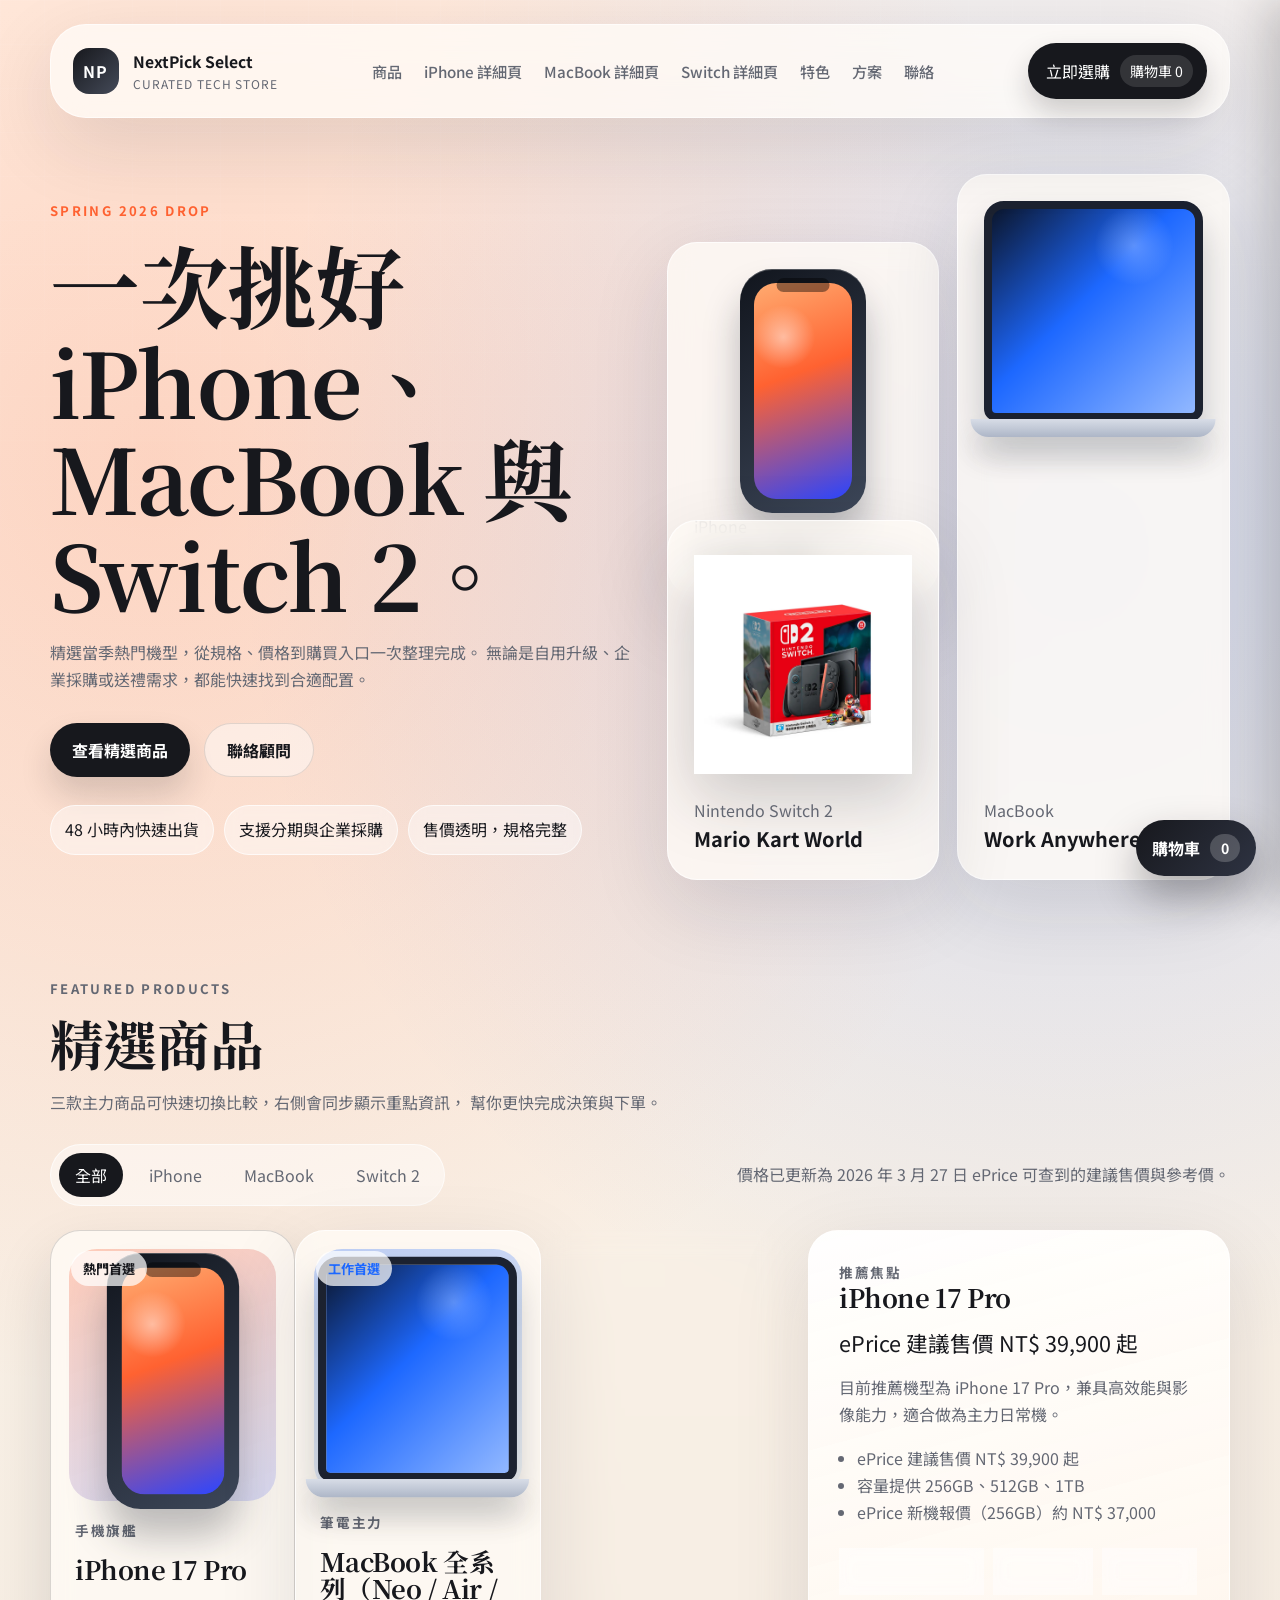
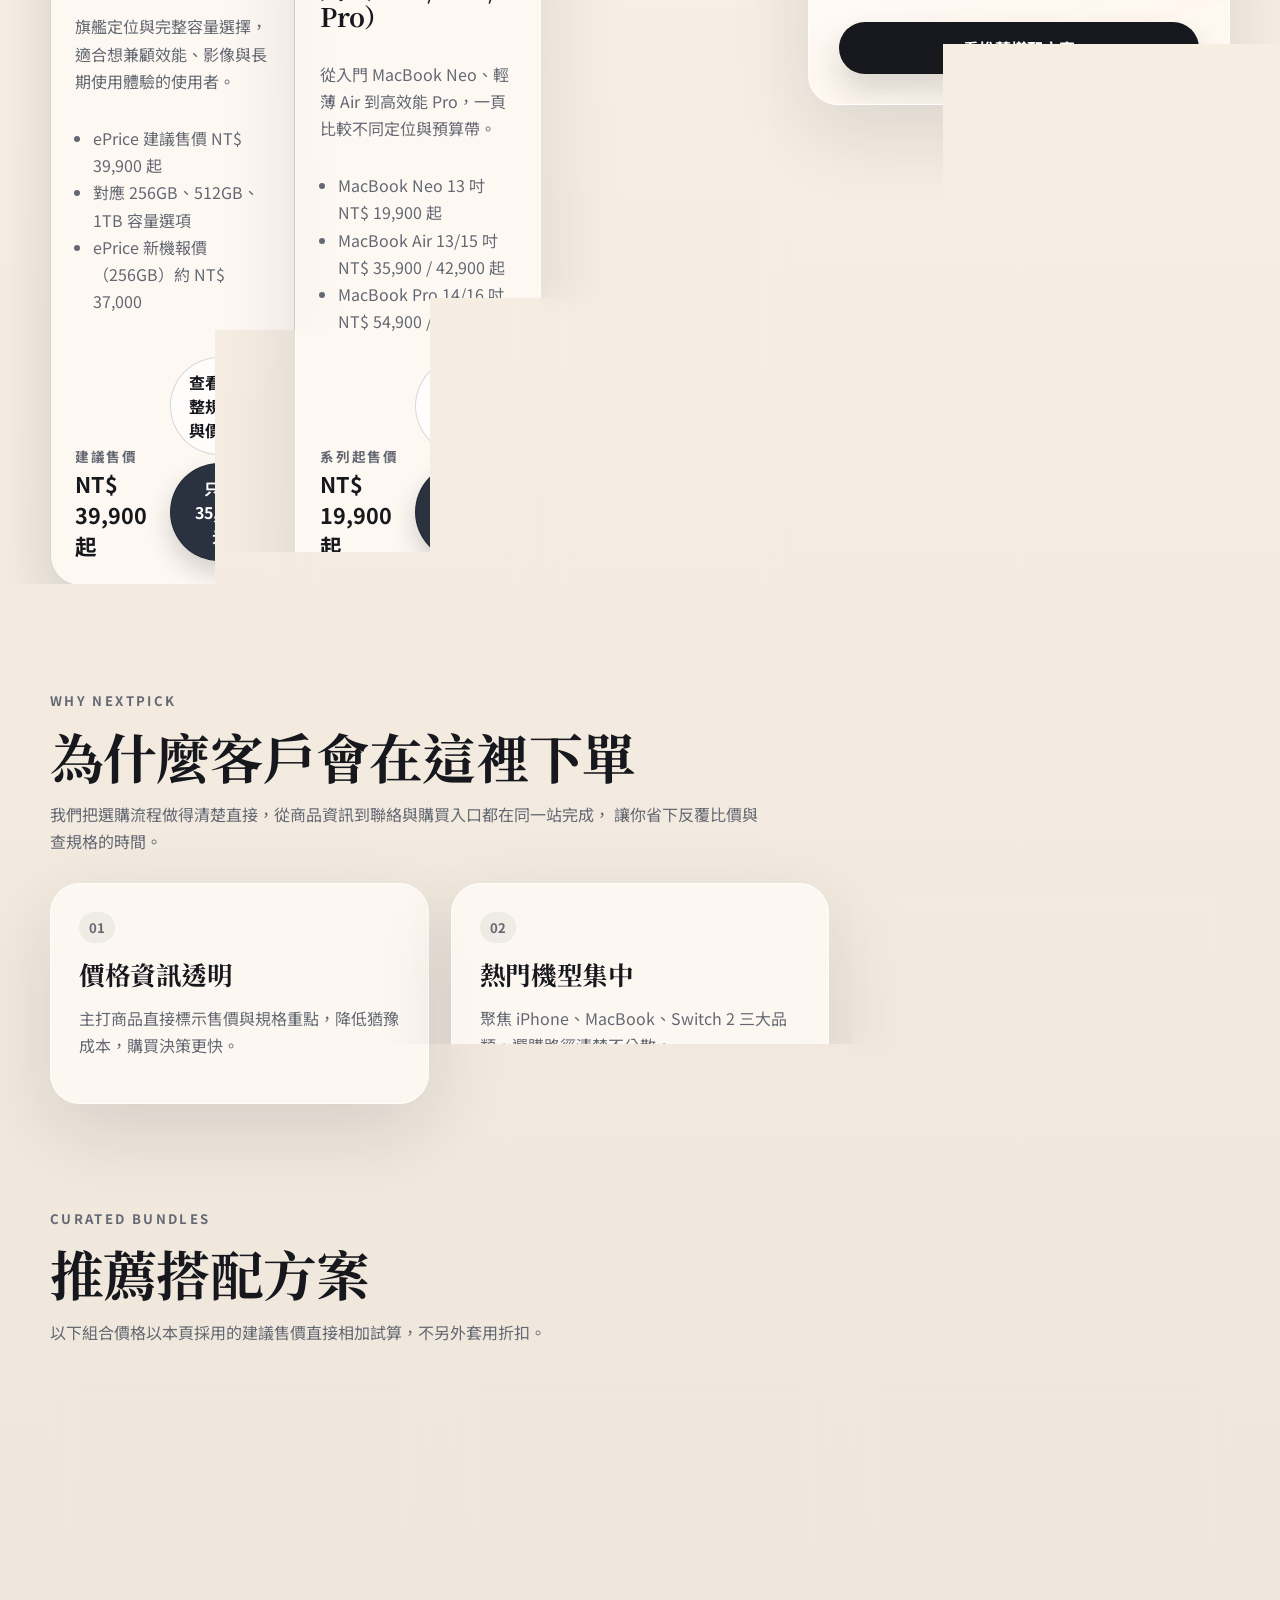
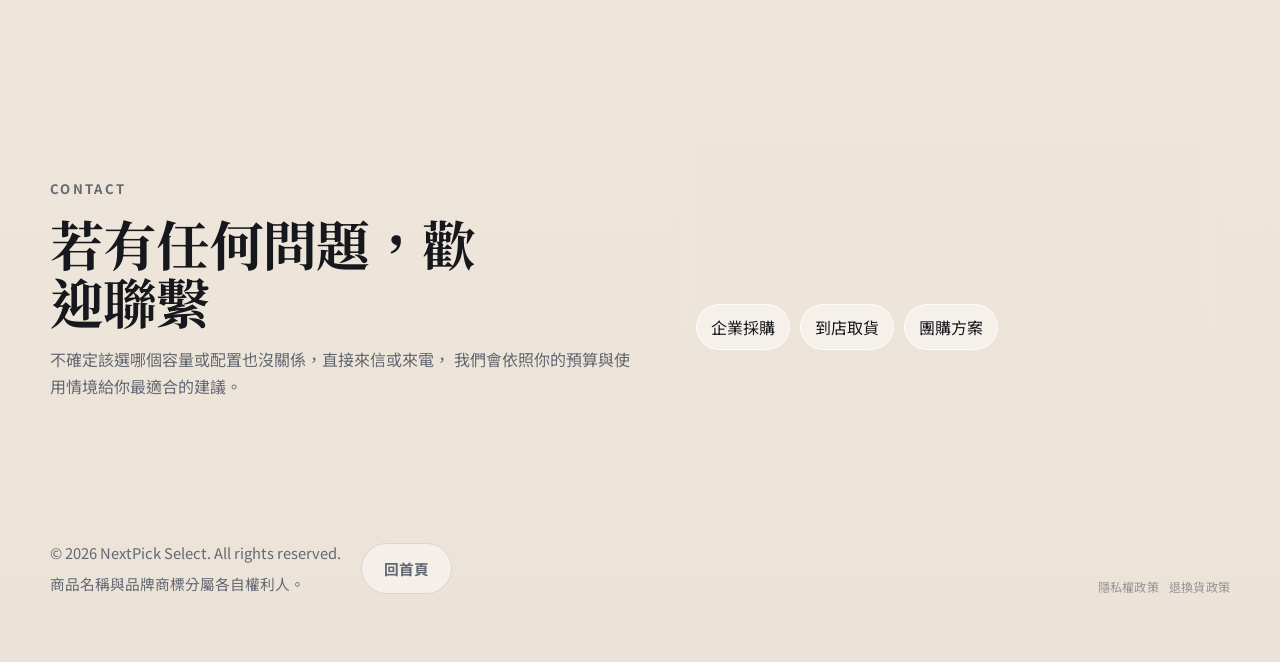
<file: index.html>
<!DOCTYPE html>
<html lang="zh-Hant">
<head>
  <meta charset="UTF-8">
  <meta name="viewport" content="width=device-width, initial-scale=1.0">
  <title>NextPick Select | iPhone、MacBook、Switch 2 精選官網</title>
  <meta
    name="description"
    content="專注 iPhone、MacBook 與 Nintendo Switch 2 的選品官網，提供規格、價格與快速購買入口。"
  >
  <link rel="stylesheet" href="styles.css">
</head>
<body>
  <div class="backdrop" aria-hidden="true"></div>
  <div class="page-shell">
    <header class="site-header">
      <a class="brand" href="#top" aria-label="NextPick Select 首頁">
        <span class="brand-mark">NP</span>
        <span class="brand-text">
          <strong>NextPick Select</strong>
          <small>Curated Tech Store</small>
        </span>
      </a>

      <nav class="site-nav" aria-label="主要導覽">
        <a href="#catalog">商品</a>
        <a href="iphone-details.html">iPhone 詳細頁</a>
        <a href="macbook-air-details.html">MacBook 詳細頁</a>
        <a href="switch-details.html">Switch 詳細頁</a>
        <a href="#benefits">特色</a>
        <a href="#plans">方案</a>
        <a href="#contact">聯絡</a>
      </nav>

      <a class="header-cta" href="#catalog">
        立即選購
        <span class="cart-pill">購物車 <span id="cart-count">0</span></span>
      </a>
    </header>

    <main id="top">
      <section class="hero">
        <div class="hero-copy reveal">
          <p class="eyebrow">SPRING 2026 DROP</p>
          <h1>一次挑好 iPhone、MacBook 與 Switch 2。</h1>
          <p class="hero-lede">
            精選當季熱門機型，從規格、價格到購買入口一次整理完成。
            無論是自用升級、企業採購或送禮需求，都能快速找到合適配置。
          </p>

          <div class="hero-actions">
            <a class="button button-primary" href="#catalog">查看精選商品</a>
            <a class="button button-secondary" href="#contact">聯絡顧問</a>
          </div>

          <ul class="hero-points" aria-label="服務重點">
            <li>48 小時內快速出貨</li>
            <li>支援分期與企業採購</li>
            <li>售價透明，規格完整</li>
          </ul>
        </div>

        <div class="hero-stage reveal" aria-hidden="true">
          <div class="stage-panel panel-phone">
            <div class="device-phone">
              <div class="device-screen"></div>
            </div>
            <div class="panel-copy">
              <p>iPhone</p>
              <strong>Creator Pick</strong>
            </div>
          </div>

          <div class="stage-panel panel-laptop">
            <div class="device-laptop">
              <div class="device-screen"></div>
              <div class="device-base"></div>
            </div>
            <div class="panel-copy">
              <p>MacBook</p>
              <strong>Work Anywhere</strong>
            </div>
          </div>

          <div class="stage-panel panel-console">
            <img class="product-image product-image-stage" src="assets/switch2.webp" alt="">
            <div class="panel-copy">
              <p>Nintendo Switch 2</p>
              <strong>Mario Kart World</strong>
            </div>
          </div>
        </div>
      </section>

      <section class="section catalog" id="catalog">
        <div class="section-heading reveal">
          <p class="eyebrow">FEATURED PRODUCTS</p>
          <h2>精選商品</h2>
          <p>
            三款主力商品可快速切換比較，右側會同步顯示重點資訊，
            幫你更快完成決策與下單。
          </p>
        </div>

        <div class="catalog-toolbar reveal">
          <div class="filter-group" role="tablist" aria-label="商品分類">
            <button class="filter-button is-active" type="button" data-filter="all" aria-selected="true">全部</button>
            <button class="filter-button" type="button" data-filter="phone" aria-selected="false">iPhone</button>
            <button class="filter-button" type="button" data-filter="laptop" aria-selected="false">MacBook</button>
            <button class="filter-button" type="button" data-filter="console" aria-selected="false">Switch 2</button>
          </div>

          <p class="catalog-note">價格已更新為 2026 年 3 月 27 日 ePrice 可查到的建議售價與參考價。</p>
        </div>

        <div class="catalog-layout">
          <div class="product-grid">
            <article class="product-card reveal is-selected" data-category="phone" data-product="iphone" tabindex="0">
              <div class="product-visual product-visual-phone" aria-hidden="true">
                <span class="product-badge">熱門首選</span>
                <div class="device-phone large">
                  <div class="device-screen"></div>
                </div>
              </div>

              <div class="product-body">
                <p class="product-kicker">手機旗艦</p>
                <h3>iPhone 17 Pro</h3>
                <p class="product-description">
                  旗艦定位與完整容量選擇，適合想兼顧效能、影像與長期使用體驗的使用者。
                </p>

                <ul class="product-specs">
                  <li>ePrice 建議售價 NT$ 39,900 起</li>
                  <li>對應 256GB、512GB、1TB 容量選項</li>
                  <li>ePrice 新機報價（256GB）約 NT$ 37,000</li>
                </ul>

                <div class="product-footer">
                  <div>
                    <p class="price-label">建議售價</p>
                    <strong class="product-price">NT$ 39,900 起</strong>
                  </div>
                  <div class="product-actions">
                    <a class="button button-small button-link button-outline" href="iphone-details.html">查看完整規格與價格</a>
                    <button class="button button-small button-cart cart-price-button" type="button" data-add-product="iphone">
                      <span class="cart-button-default">只要35,890元</span>
                      <span class="cart-button-hover">加入購物車</span>
                    </button>
                  </div>
                </div>
              </div>
            </article>

            <article class="product-card reveal" data-category="laptop" data-product="macbook" tabindex="0">
              <div class="product-visual product-visual-laptop" aria-hidden="true">
                <span class="product-badge cool">工作首選</span>
                <div class="device-laptop large">
                  <div class="device-screen"></div>
                  <div class="device-base"></div>
                </div>
              </div>

              <div class="product-body">
                <p class="product-kicker">筆電主力</p>
                <h3>MacBook 全系列（Neo / Air / Pro）</h3>
                <p class="product-description">
                  從入門 MacBook Neo、輕薄 Air 到高效能 Pro，一頁比較不同定位與預算帶。
                </p>

                <ul class="product-specs">
                  <li>MacBook Neo 13 吋 NT$ 19,900 起</li>
                  <li>MacBook Air 13/15 吋 NT$ 35,900 / 42,900 起</li>
                  <li>MacBook Pro 14/16 吋 NT$ 54,900 / 89,900 起</li>
                </ul>

                <div class="product-footer">
                  <div>
                    <p class="price-label">系列起售價</p>
                    <strong class="product-price">NT$ 19,900 起</strong>
                  </div>
                  <div class="product-actions">
                    <a class="button button-small button-link button-outline" href="macbook-air-details.html">查看完整規格與價格</a>
                    <button class="button button-small button-cart cart-price-button" type="button" data-add-product="macbook">
                      <span class="cart-button-default">只要19,299元</span>
                      <span class="cart-button-hover">加入購物車</span>
                    </button>
                  </div>
                </div>
              </div>
            </article>

            <article class="product-card reveal" data-category="console" data-product="switch" tabindex="0">
              <div class="product-visual product-visual-console" aria-hidden="true">
                <span class="product-badge warm">新機焦點</span>
                <img class="product-image product-image-console" src="assets/switch2.webp" alt="">
              </div>

              <div class="product-body">
                <p class="product-kicker">新世代主機</p>
                <h3>Nintendo Switch 2</h3>
                <p class="product-description">
                  家用與外出都適合的次世代主機，熱門首發組合一次到位，聚會與家庭娛樂都好上手。
                </p>

                <ul class="product-specs">
                  <li>任天堂台灣建議售價 TWD 15,580（含稅）</li>
                  <li>對應瑪利歐賽車世界主機組合</li>
                  <li>可延伸遊戲片、配件與主機組合銷售</li>
                </ul>

                <div class="product-footer">
                  <div>
                    <p class="price-label">官方售價</p>
                    <strong class="product-price">NT$ 15,580</strong>
                  </div>
                  <div class="product-actions">
                    <a class="button button-small button-link button-outline" href="switch-details.html">查看完整規格與價格</a>
                    <button class="button button-small button-cart cart-price-button" type="button" data-add-product="switch">
                      <span class="cart-button-default">只要15,580元</span>
                      <span class="cart-button-hover">加入購物車</span>
                    </button>
                  </div>
                </div>
              </div>
            </article>
          </div>

          <aside class="selection-panel reveal" aria-live="polite">
            <p class="selection-label">推薦焦點</p>
            <h3 id="selection-title">iPhone 17 Pro</h3>
            <p id="selection-price" class="selection-price">ePrice 建議售價 NT$ 39,900 起</p>
            <p id="selection-description" class="selection-description">
              目前推薦機型為 iPhone 17 Pro，兼具高效能與影像能力，適合做為主力日常機。
            </p>

            <ul id="selection-features" class="selection-features">
              <li>ePrice 建議售價 NT$ 39,900 起</li>
              <li>對應 256GB 起跳版本</li>
              <li>ePrice 新機報價（256GB）約 NT$ 37,000</li>
            </ul>

            <div class="selection-tags" id="selection-tags">
              <span>ePrice 建議售價</span>
              <span>256GB 起</span>
              <span>旗艦機型</span>
            </div>

            <a class="button button-primary selection-cta" href="#plans">看推薦搭配方案</a>
          </aside>
        </div>
      </section>

      <section class="section benefits" id="benefits">
        <div class="section-heading reveal">
          <p class="eyebrow">WHY NEXTPICK</p>
          <h2>為什麼客戶會在這裡下單</h2>
          <p>
            我們把選購流程做得清楚直接，從商品資訊到聯絡與購買入口都在同一站完成，
            讓你省下反覆比價與查規格的時間。
          </p>
        </div>

        <div class="benefit-grid">
          <article class="benefit-card reveal">
            <span class="benefit-index">01</span>
            <h3>價格資訊透明</h3>
            <p>主打商品直接標示售價與規格重點，降低猶豫成本，購買決策更快。</p>
          </article>

          <article class="benefit-card reveal">
            <span class="benefit-index">02</span>
            <h3>熱門機型集中</h3>
            <p>聚焦 iPhone、MacBook、Switch 2 三大品類，選購路徑清楚不分散。</p>
          </article>

          <article class="benefit-card reveal">
            <span class="benefit-index">03</span>
            <h3>客服與商務支援</h3>
            <p>提供即時聯絡窗口，企業採購、團購與急件需求都能快速安排。</p>
          </article>
        </div>
      </section>

      <section class="section plans" id="plans">
        <div class="section-heading reveal">
          <p class="eyebrow">CURATED BUNDLES</p>
          <h2>推薦搭配方案</h2>
          <p>以下組合價格以本頁採用的建議售價直接相加試算，不另外套用折扣。</p>
        </div>

        <div class="plan-grid">
          <article class="plan-card reveal">
            <p class="plan-label">創作者組</p>
            <h3>iPhone + MacBook</h3>
            <p>適合個人工作者、自媒體與學生族群，主打從拍攝到剪輯都能快速完成。</p>
            <strong>合計 NT$ 75,800</strong>
          </article>

          <article class="plan-card reveal emphasis">
            <p class="plan-label">全場景組</p>
            <h3>工作 + 娛樂一次到位</h3>
            <p>把 MacBook 當工作核心、iPhone 當行動入口，再用 Switch 2 補足休閒娛樂場景。</p>
            <strong>合計 NT$ 91,380</strong>
          </article>

          <article class="plan-card reveal">
            <p class="plan-label">家庭歡聚組</p>
            <h3>iPhone + Switch 2</h3>
            <p>適合首發檔期、送禮活動與門市主打頁，話題性高，也容易做預購文案。</p>
            <strong>合計 NT$ 55,480</strong>
          </article>
        </div>
      </section>

      <section class="section contact" id="contact">
        <div class="contact-copy reveal">
          <p class="eyebrow">CONTACT</p>
          <h2>若有任何問題，歡迎聯繫</h2>
          <p>
            不確定該選哪個容量或配置也沒關係，直接來信或來電，
            我們會依照你的預算與使用情境給你最適合的建議。
          </p>
        </div>

        <div class="contact-card reveal">
          <p class="contact-label">商務聯絡</p>
          <a href="mailto:asuna@asuna.world">asuna@asuna.world</a>
          <a href="tel:0906807713">0906807713</a>
          <div class="selection-tags">
            <span>企業採購</span>
            <span>到店取貨</span>
            <span>團購方案</span>
          </div>
          <p class="contact-note">
            服務時間為週一到週六 10:00-20:00，急件可先來電協助安排。
          </p>
        </div>
      </section>
    </main>

    <footer class="site-footer">
      <div class="footer-copy">
        <p>© <span id="year">2026</span> NextPick Select. All rights reserved.</p>
        <p>商品名稱與品牌商標分屬各自權利人。</p>
      </div>
      <a class="button button-secondary button-home" href="#top">回首頁</a>
      <div class="policy-corner-links">
        <a class="policy-corner-link" href="privacy-policy.html">隱私權政策</a>
        <a class="policy-corner-link" href="return-policy.html">退換貨政策</a>
      </div>
    </footer>
  </div>

  <div class="toast" id="cart-toast" role="status" aria-live="polite"></div>

  <script src="cart-system.js" defer></script>
  <script src="script.js" defer></script>
</body>
</html>
</file>
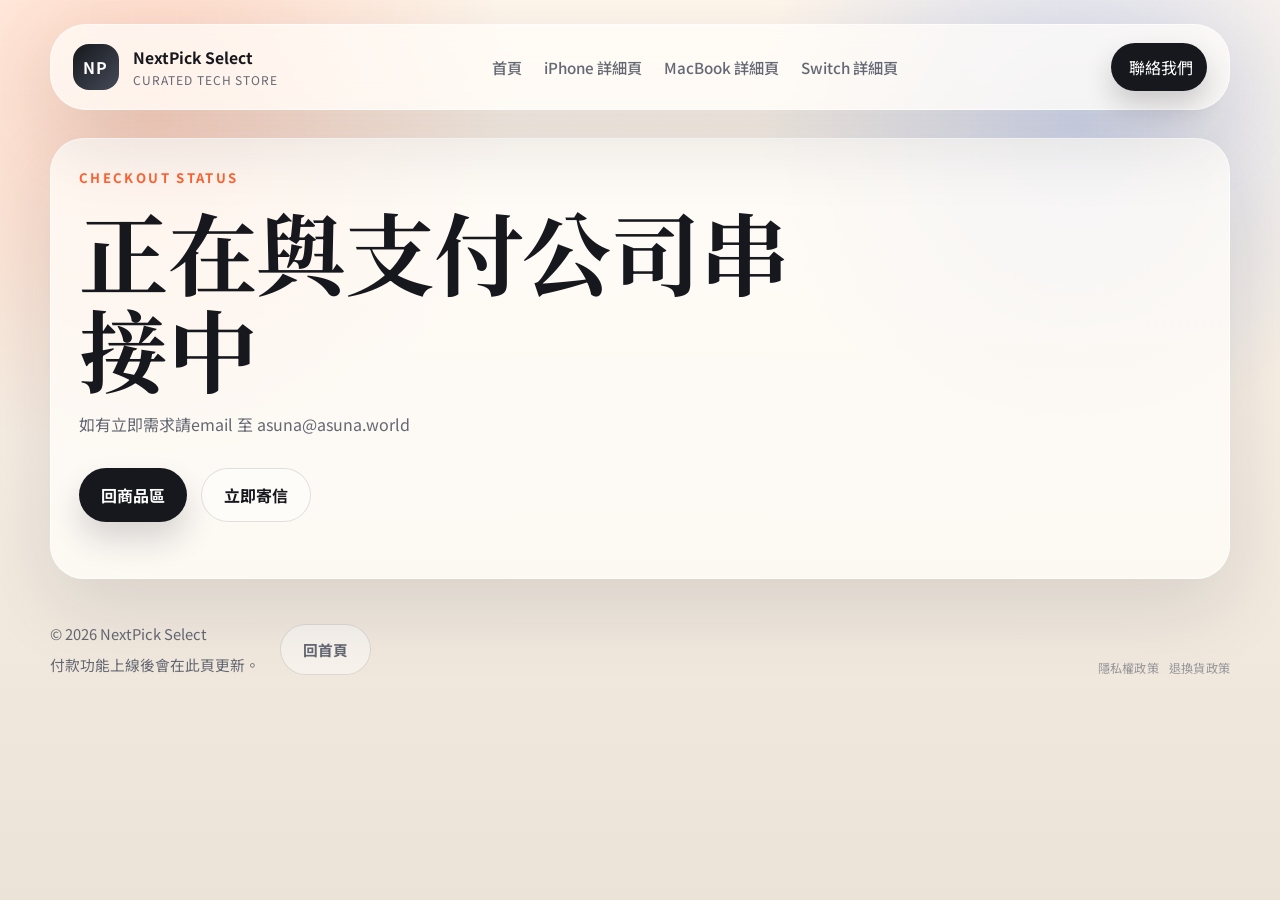
<file: direct-purchase.html>
<!DOCTYPE html>
<html lang="zh-Hant">
<head>
  <meta charset="UTF-8">
  <meta name="viewport" content="width=device-width, initial-scale=1.0">
  <title>直接購買 | NextPick Select</title>
  <meta name="description" content="目前付款流程正在串接中，如有立即需求可透過 email 聯繫。">
  <link rel="stylesheet" href="styles.css">
</head>
<body>
  <div class="backdrop" aria-hidden="true"></div>
  <div class="page-shell">
    <header class="site-header">
      <a class="brand" href="index.html" aria-label="回到 NextPick Select 首頁">
        <span class="brand-mark">NP</span>
        <span class="brand-text">
          <strong>NextPick Select</strong>
          <small>Curated Tech Store</small>
        </span>
      </a>

      <nav class="site-nav" aria-label="頁面導覽">
        <a href="index.html">首頁</a>
        <a href="iphone-details.html">iPhone 詳細頁</a>
        <a href="macbook-air-details.html">MacBook 詳細頁</a>
        <a href="switch-details.html">Switch 詳細頁</a>
      </nav>

      <a class="header-cta" href="index.html#contact">聯絡我們</a>
    </header>

    <main class="details-main">
      <section class="details-hero reveal">
        <p class="eyebrow">CHECKOUT STATUS</p>
        <h1>正在與支付公司串接中</h1>
        <p class="details-note">如有立即需求請email 至 <a href="mailto:asuna@asuna.world">asuna@asuna.world</a></p>
        <div class="hero-actions">
          <a class="button button-primary" href="index.html#catalog">回商品區</a>
          <a class="button button-secondary" href="mailto:asuna@asuna.world">立即寄信</a>
        </div>
      </section>
    </main>

    <footer class="site-footer">
      <div class="footer-copy">
        <p>© <span id="year">2026</span> NextPick Select</p>
        <p>付款功能上線後會在此頁更新。</p>
      </div>
      <a class="button button-secondary button-home" href="index.html">回首頁</a>
      <div class="policy-corner-links">
        <a class="policy-corner-link" href="privacy-policy.html">隱私權政策</a>
        <a class="policy-corner-link" href="return-policy.html">退換貨政策</a>
      </div>
    </footer>
  </div>

  <script src="direct-purchase.js" defer></script>
</body>
</html>
</file>
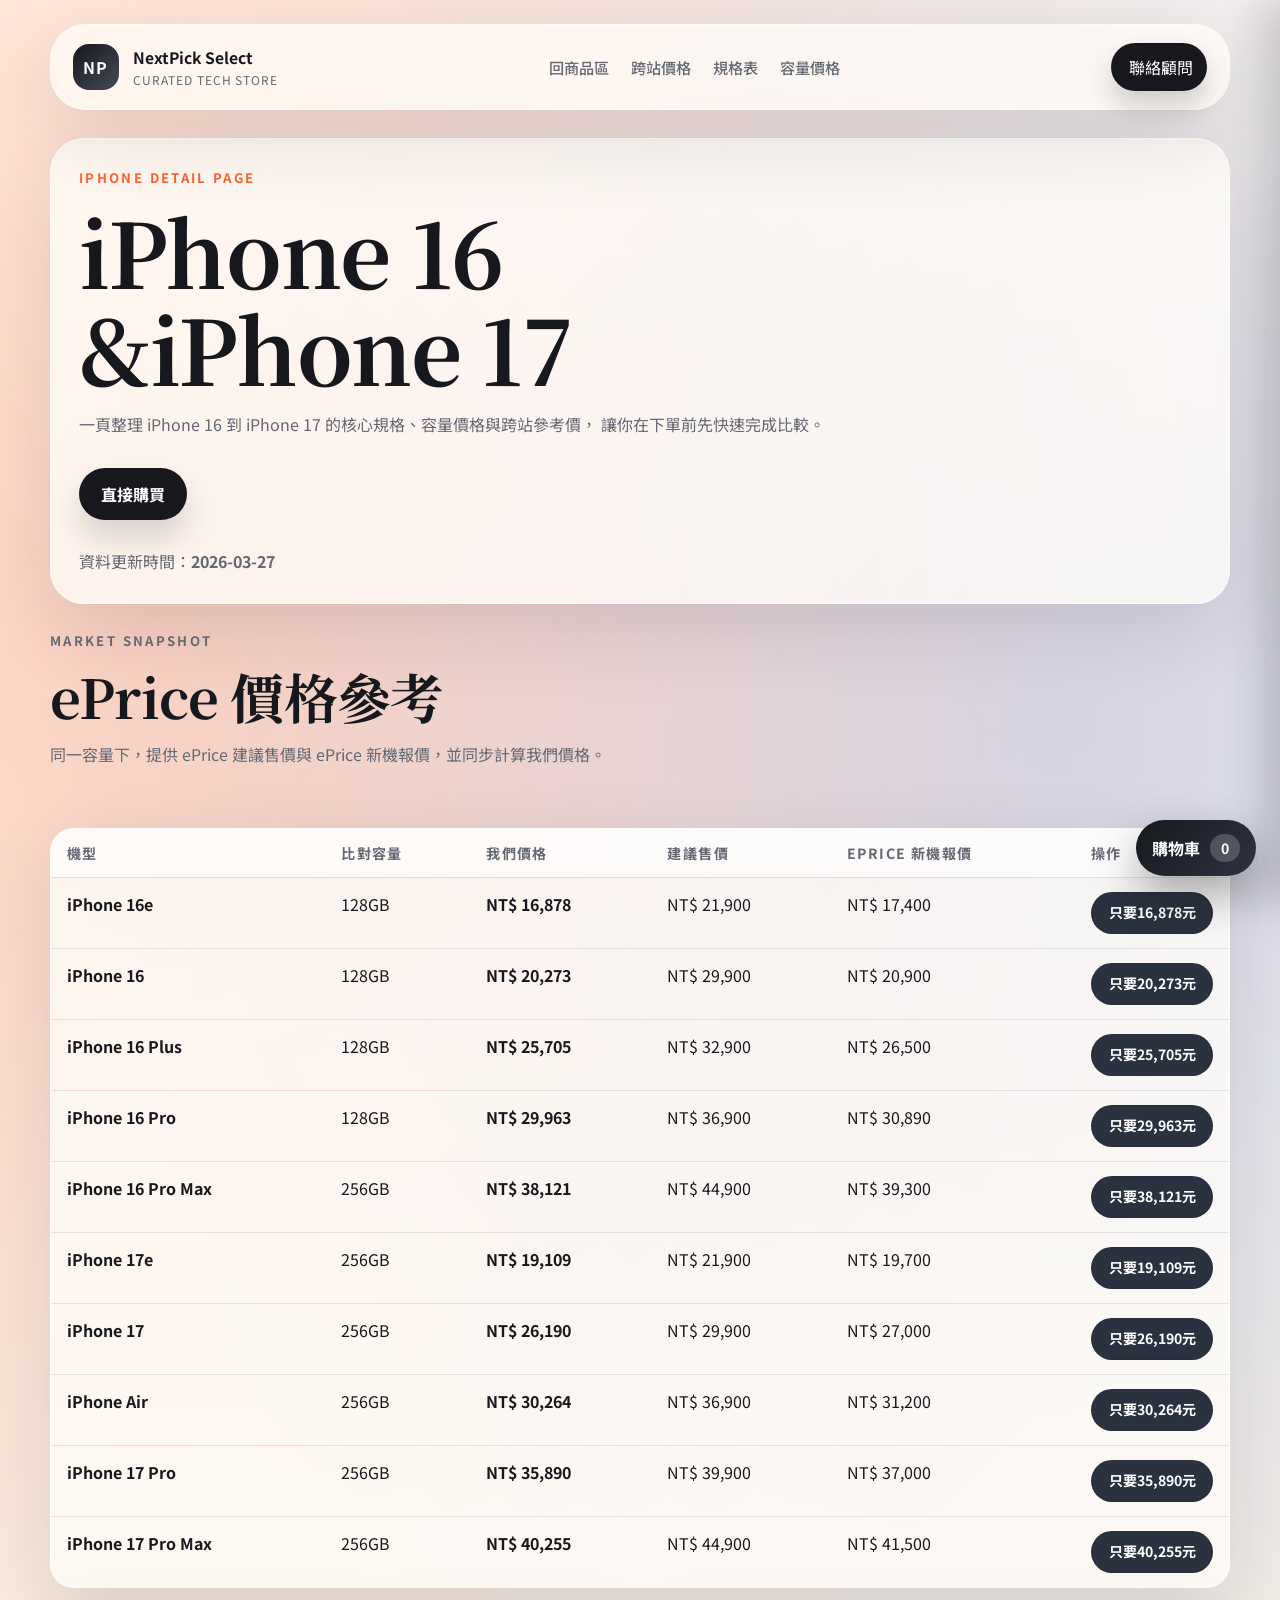
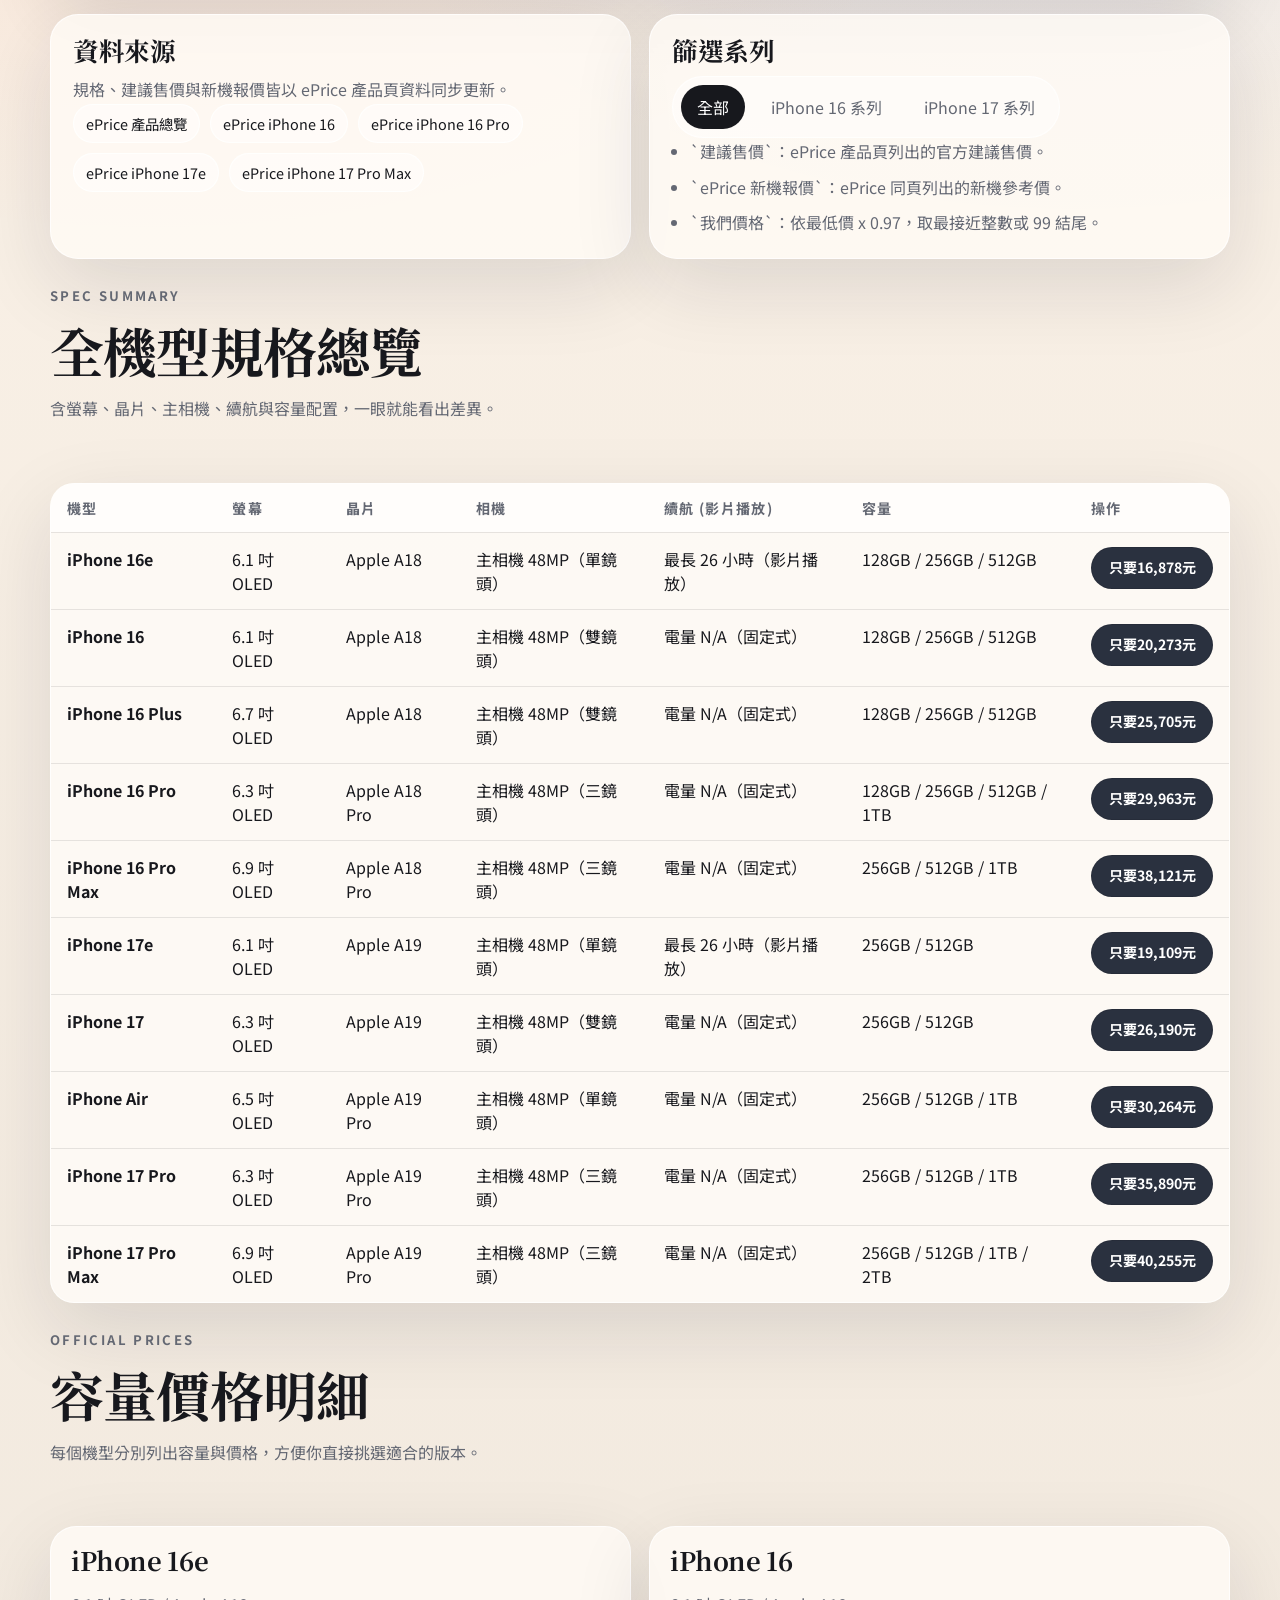
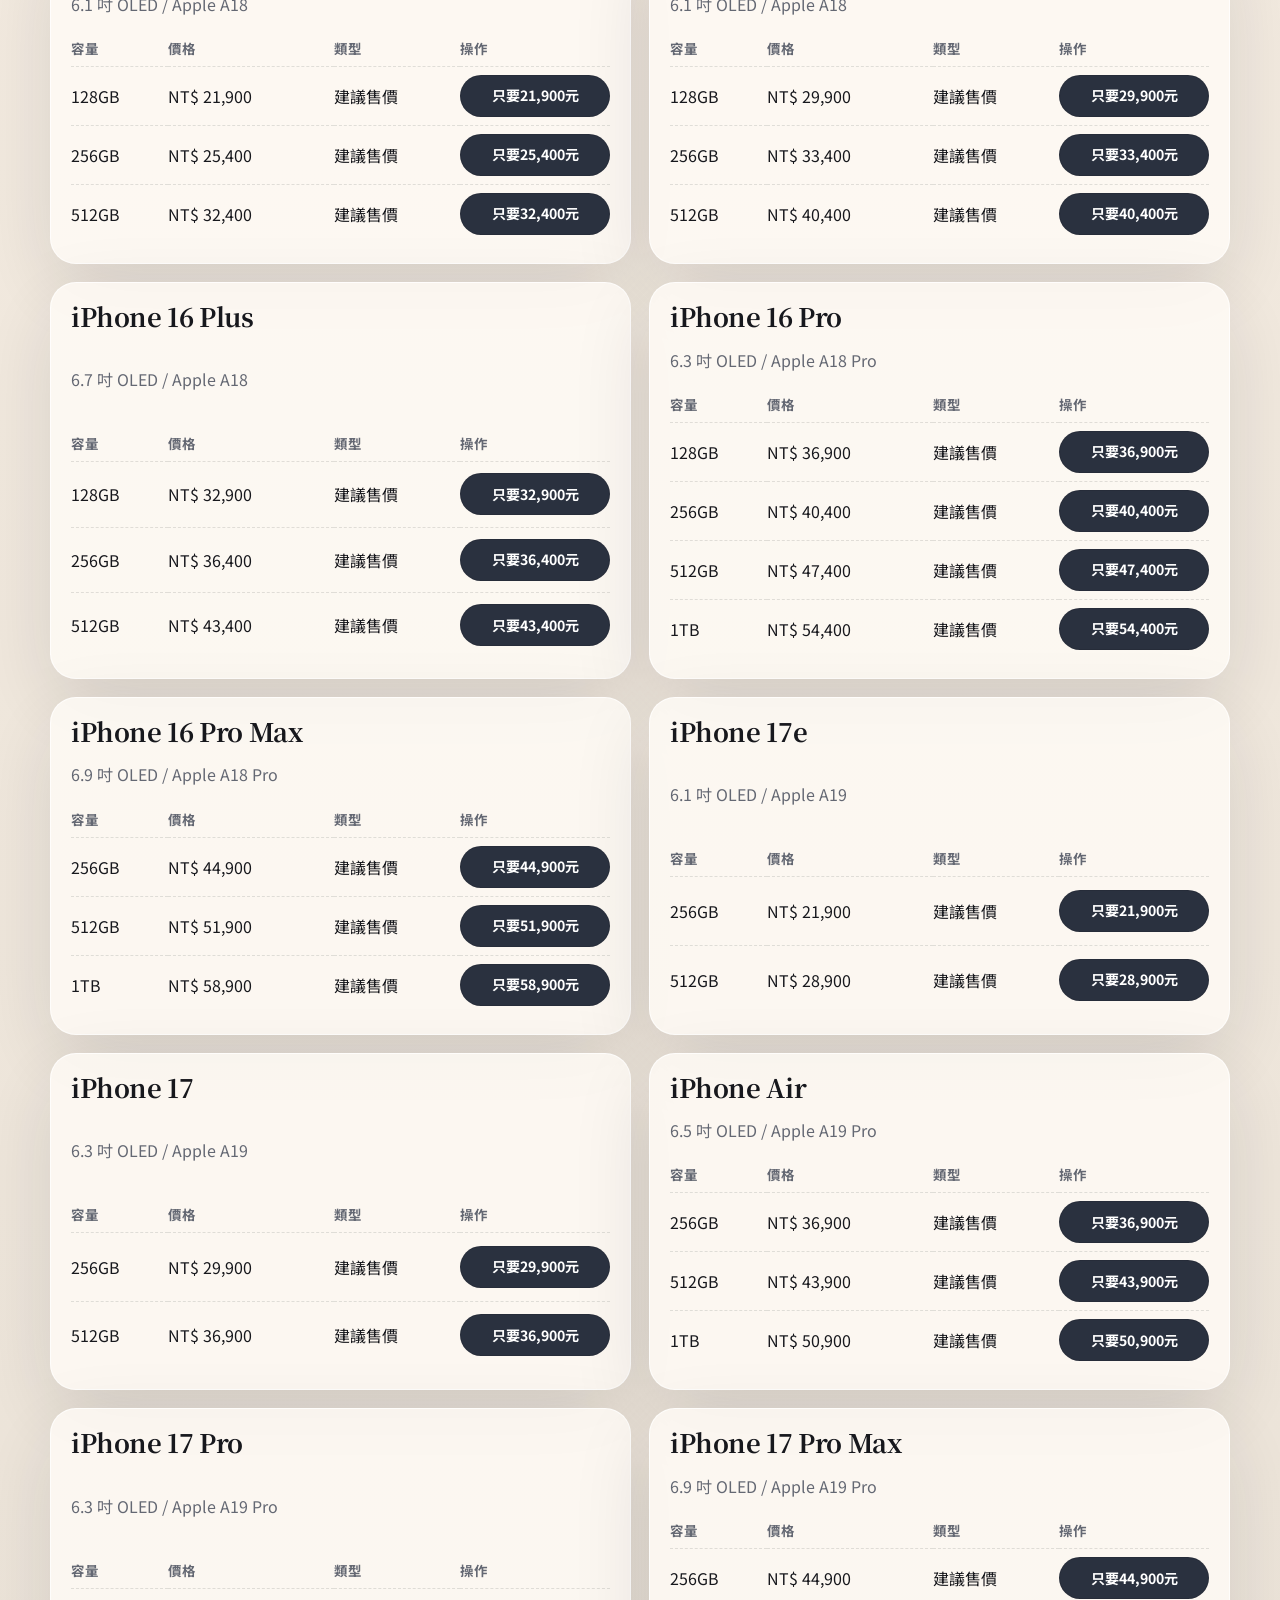
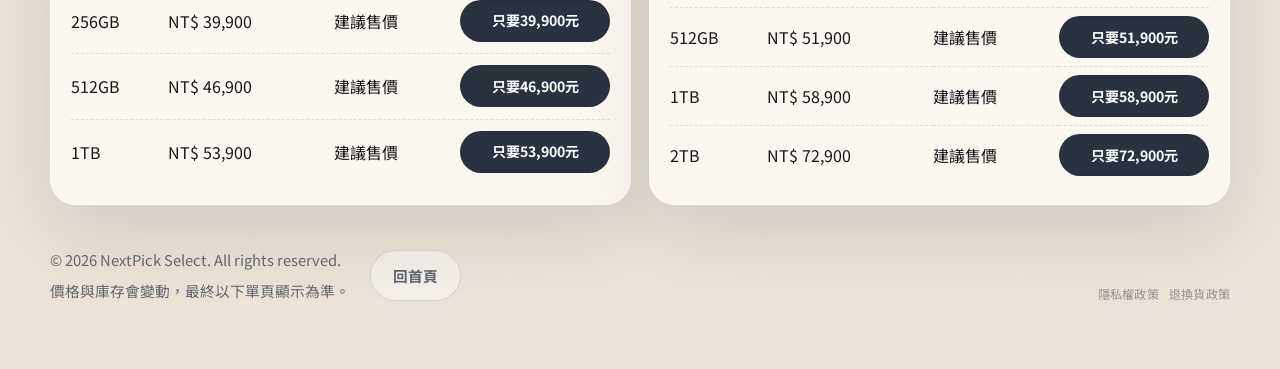
<file: iphone-details.html>
<!DOCTYPE html>
<html lang="zh-Hant">
<head>
  <meta charset="UTF-8">
  <meta name="viewport" content="width=device-width, initial-scale=1.0">
  <title>iPhone 16 ~ 17 規格與價格總覽 | NextPick Select</title>
  <meta
    name="description"
    content="整理 iPhone 16 到 iPhone 17 各機型規格、建議售價、ePrice 新機報價與我們價格。"
  >
  <link rel="stylesheet" href="styles.css">
</head>
<body>
  <div class="backdrop" aria-hidden="true"></div>
  <div class="page-shell">
    <header class="site-header">
      <a class="brand" href="index.html" aria-label="回到 NextPick Select 首頁">
        <span class="brand-mark">NP</span>
        <span class="brand-text">
          <strong>NextPick Select</strong>
          <small>Curated Tech Store</small>
        </span>
      </a>

      <nav class="site-nav" aria-label="詳細頁導覽">
        <a href="index.html#catalog">回商品區</a>
        <a href="#market">跨站價格</a>
        <a href="#specs">規格表</a>
        <a href="#prices">容量價格</a>
      </nav>

      <a class="header-cta" href="index.html#contact">聯絡顧問</a>
    </header>

    <main class="details-main">
      <section class="details-hero reveal">
        <p class="eyebrow">IPHONE DETAIL PAGE</p>
        <h1>iPhone 16 &iPhone 17</h1>
        <p class="details-note">
          一頁整理 iPhone 16 到 iPhone 17 的核心規格、容量價格與跨站參考價，
          讓你在下單前先快速完成比較。
        </p>
        <div class="hero-actions">
          <a class="button button-primary" href="direct-purchase.html">直接購買</a>
        </div>
        <p class="details-meta">資料更新時間：<strong id="asof-date">2026-03-27</strong></p>
      </section>

      <section class="details-section reveal" id="market">
        <div class="section-heading">
          <p class="eyebrow">MARKET SNAPSHOT</p>
          <h2>ePrice 價格參考</h2>
          <p>同一容量下，提供 ePrice 建議售價與 ePrice 新機報價，並同步計算我們價格。</p>
        </div>
        <div class="details-table-wrap">
          <table class="details-table">
            <thead>
              <tr>
                <th>機型</th>
                <th>比對容量</th>
                <th>我們價格</th>
                <th>建議售價</th>
                <th>ePrice 新機報價</th>
                <th>操作</th>
              </tr>
            </thead>
            <tbody id="market-table-body"></tbody>
          </table>
        </div>
      </section>

      <section class="details-grid">
        <article class="details-card reveal">
          <h3>資料來源</h3>
          <p class="details-note">
            規格、建議售價與新機報價皆以 ePrice 產品頁資料同步更新。
          </p>
          <div class="source-list">
            <a href="https://www.eprice.com.tw/product/" target="_blank" rel="noreferrer">ePrice 產品總覽</a>
            <a href="https://www.eprice.com.tw/mobile/intro/c01-p7061-apple-iphone-16/" target="_blank" rel="noreferrer">ePrice iPhone 16</a>
            <a href="https://www.eprice.com.tw/mobile/intro/c01-p7063-apple-iphone-16-pro/" target="_blank" rel="noreferrer">ePrice iPhone 16 Pro</a>
            <a href="https://www.eprice.com.tw/mobile/intro/c01-p7308-apple-iphone-17e/" target="_blank" rel="noreferrer">ePrice iPhone 17e</a>
            <a href="https://www.eprice.com.tw/mobile/intro/c01-p7227-apple-iphone-17-pro-max/" target="_blank" rel="noreferrer">ePrice iPhone 17 Pro Max</a>
          </div>
        </article>

        <article class="details-card reveal">
          <h3>篩選系列</h3>
          <div class="filter-group" role="tablist" aria-label="iPhone 系列篩選">
            <button class="filter-button is-active" type="button" data-series-filter="all" aria-selected="true">全部</button>
            <button class="filter-button" type="button" data-series-filter="16" aria-selected="false">iPhone 16 系列</button>
            <button class="filter-button" type="button" data-series-filter="17" aria-selected="false">iPhone 17 系列</button>
          </div>
          <ul class="details-list">
            <li>`建議售價`：ePrice 產品頁列出的官方建議售價。</li>
            <li>`ePrice 新機報價`：ePrice 同頁列出的新機參考價。</li>
            <li>`我們價格`：依最低價 x 0.97，取最接近整數或 99 結尾。</li>
          </ul>
        </article>
      </section>

      <section class="details-section reveal" id="specs">
        <div class="section-heading">
          <p class="eyebrow">SPEC SUMMARY</p>
          <h2>全機型規格總覽</h2>
          <p>含螢幕、晶片、主相機、續航與容量配置，一眼就能看出差異。</p>
        </div>
        <div class="details-table-wrap">
          <table class="details-table">
            <thead>
              <tr>
                <th>機型</th>
                <th>螢幕</th>
                <th>晶片</th>
                <th>相機</th>
                <th>續航 (影片播放)</th>
                <th>容量</th>
                <th>操作</th>
              </tr>
            </thead>
            <tbody id="spec-table-body"></tbody>
          </table>
        </div>
      </section>

      <section class="details-section reveal" id="prices">
        <div class="section-heading">
          <p class="eyebrow">OFFICIAL PRICES</p>
          <h2>容量價格明細</h2>
          <p>每個機型分別列出容量與價格，方便你直接挑選適合的版本。</p>
        </div>
        <div class="model-grid" id="model-card-grid"></div>
      </section>

    </main>

    <footer class="site-footer">
      <div class="footer-copy">
        <p>© <span id="year">2026</span> NextPick Select. All rights reserved.</p>
        <p>價格與庫存會變動，最終以下單頁顯示為準。</p>
      </div>
      <a class="button button-secondary button-home" href="index.html">回首頁</a>
      <div class="policy-corner-links">
        <a class="policy-corner-link" href="privacy-policy.html">隱私權政策</a>
        <a class="policy-corner-link" href="return-policy.html">退換貨政策</a>
      </div>
    </footer>
  </div>

  <script src="cart-system.js" defer></script>
  <script src="iphone-details.js" defer></script>
</body>
</html>
</file>
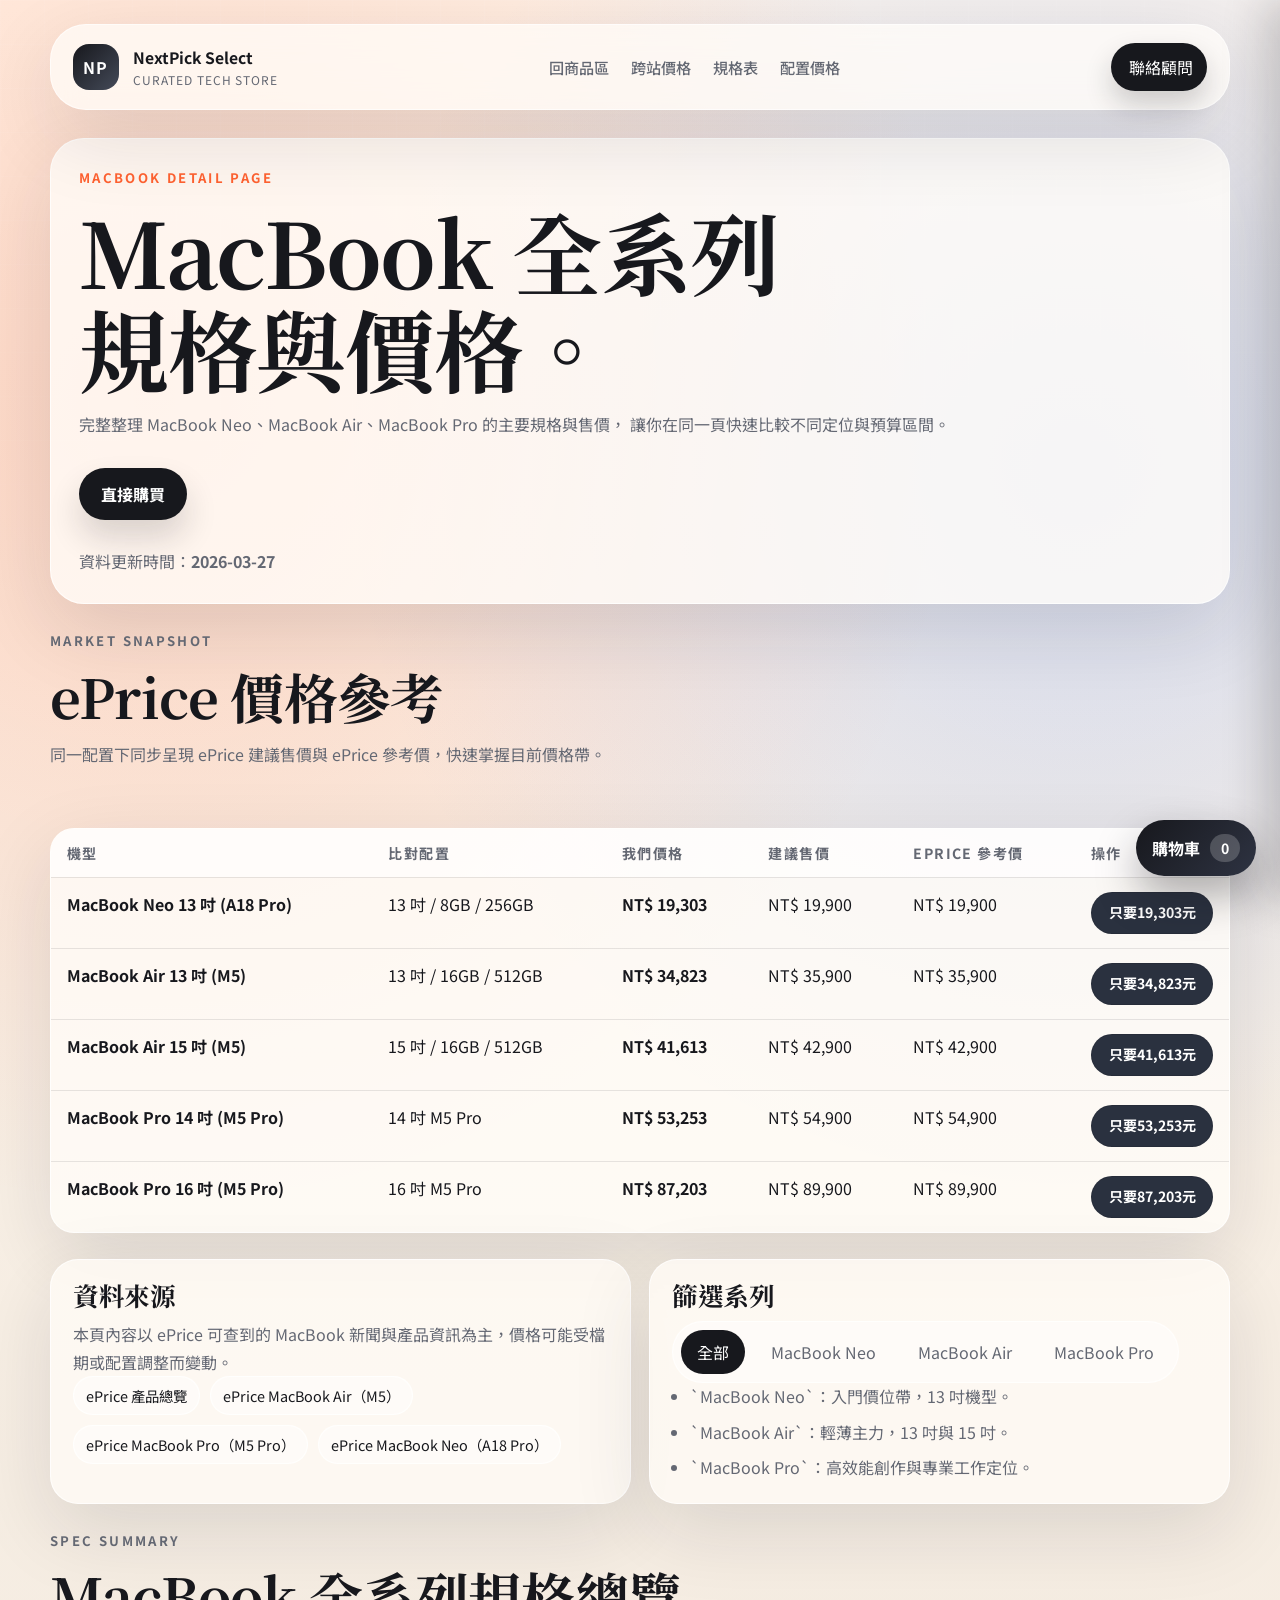
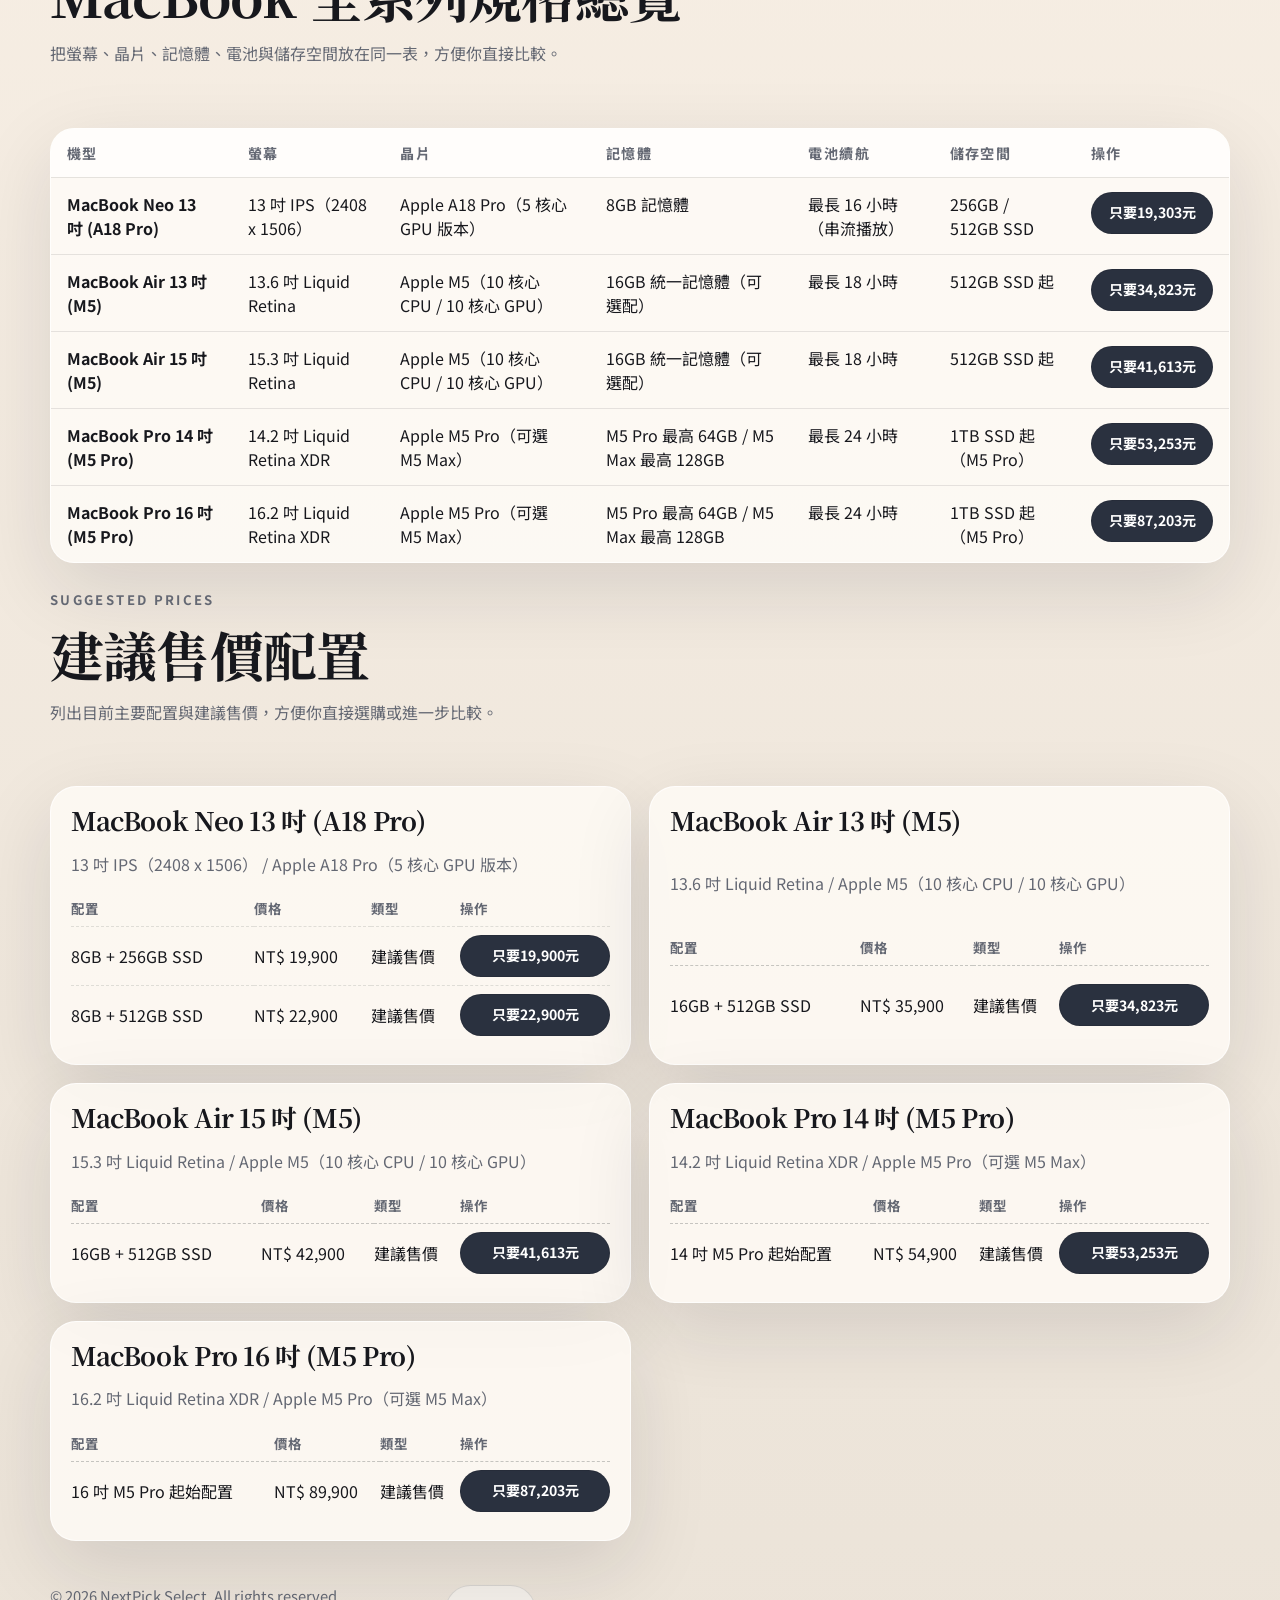
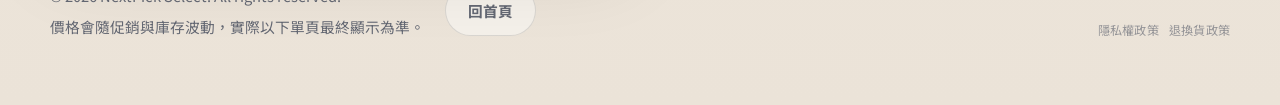
<file: macbook-air-details.html>
<!DOCTYPE html>
<html lang="zh-Hant">
<head>
  <meta charset="UTF-8">
  <meta name="viewport" content="width=device-width, initial-scale=1.0">
  <title>MacBook 全系列規格與價格總覽 | NextPick Select</title>
  <meta
    name="description"
    content="整理 MacBook 全系列（Neo、Air、Pro）規格、建議售價與我們價格。"
  >
  <link rel="stylesheet" href="styles.css">
</head>
<body>
  <div class="backdrop" aria-hidden="true"></div>
  <div class="page-shell">
    <header class="site-header">
      <a class="brand" href="index.html" aria-label="回到 NextPick Select 首頁">
        <span class="brand-mark">NP</span>
        <span class="brand-text">
          <strong>NextPick Select</strong>
          <small>Curated Tech Store</small>
        </span>
      </a>

      <nav class="site-nav" aria-label="詳細頁導覽">
        <a href="index.html#catalog">回商品區</a>
        <a href="#market">跨站價格</a>
        <a href="#specs">規格表</a>
        <a href="#prices">配置價格</a>
      </nav>

      <a class="header-cta" href="index.html#contact">聯絡顧問</a>
    </header>

    <main class="details-main">
      <section class="details-hero reveal">
        <p class="eyebrow">MACBOOK DETAIL PAGE</p>
        <h1>MacBook 全系列規格與價格。</h1>
        <p class="details-note">
          完整整理 MacBook Neo、MacBook Air、MacBook Pro 的主要規格與售價，
          讓你在同一頁快速比較不同定位與預算區間。
        </p>
        <div class="hero-actions">
          <a class="button button-primary" href="direct-purchase.html">直接購買</a>
        </div>
        <p class="details-meta">資料更新時間：<strong id="asof-date">2026-03-27</strong></p>
      </section>

      <section class="details-section reveal" id="market">
        <div class="section-heading">
          <p class="eyebrow">MARKET SNAPSHOT</p>
          <h2>ePrice 價格參考</h2>
          <p>同一配置下同步呈現 ePrice 建議售價與 ePrice 參考價，快速掌握目前價格帶。</p>
        </div>
        <div class="details-table-wrap">
          <table class="details-table">
            <thead>
              <tr>
                <th>機型</th>
                <th>比對配置</th>
                <th>我們價格</th>
                <th>建議售價</th>
                <th>ePrice 參考價</th>
                <th>操作</th>
              </tr>
            </thead>
            <tbody id="market-table-body"></tbody>
          </table>
        </div>
      </section>

      <section class="details-grid">
        <article class="details-card reveal">
          <h3>資料來源</h3>
          <p class="details-note">
            本頁內容以 ePrice 可查到的 MacBook 新聞與產品資訊為主，價格可能受檔期或配置調整而變動。
          </p>
          <div class="source-list">
            <a href="https://www.eprice.com.tw/product/" target="_blank" rel="noreferrer">ePrice 產品總覽</a>
            <a href="https://m.eprice.com.tw/tech/talk/1141/5735716/1" target="_blank" rel="noreferrer">ePrice MacBook Air（M5）</a>
            <a href="https://m.eprice.com.tw/tech/talk/1141/5735717/1" target="_blank" rel="noreferrer">ePrice MacBook Pro（M5 Pro）</a>
            <a href="https://www.eprice.com.tw/tech/talk/1184/5735718/1/" target="_blank" rel="noreferrer">ePrice MacBook Neo（A18 Pro）</a>
          </div>
        </article>

        <article class="details-card reveal">
          <h3>篩選系列</h3>
          <div class="filter-group" role="tablist" aria-label="MacBook 系列篩選">
            <button class="filter-button is-active" type="button" data-series-filter="all" aria-selected="true">全部</button>
            <button class="filter-button" type="button" data-series-filter="neo" aria-selected="false">MacBook Neo</button>
            <button class="filter-button" type="button" data-series-filter="air" aria-selected="false">MacBook Air</button>
            <button class="filter-button" type="button" data-series-filter="pro" aria-selected="false">MacBook Pro</button>
          </div>
          <ul class="details-list">
            <li>`MacBook Neo`：入門價位帶，13 吋機型。</li>
            <li>`MacBook Air`：輕薄主力，13 吋與 15 吋。</li>
            <li>`MacBook Pro`：高效能創作與專業工作定位。</li>
          </ul>
        </article>
      </section>

      <section class="details-section reveal" id="specs">
        <div class="section-heading">
          <p class="eyebrow">SPEC SUMMARY</p>
          <h2>MacBook 全系列規格總覽</h2>
          <p>把螢幕、晶片、記憶體、電池與儲存空間放在同一表，方便你直接比較。</p>
        </div>
        <div class="details-table-wrap">
          <table class="details-table">
            <thead>
              <tr>
                <th>機型</th>
                <th>螢幕</th>
                <th>晶片</th>
                <th>記憶體</th>
                <th>電池續航</th>
                <th>儲存空間</th>
                <th>操作</th>
              </tr>
            </thead>
            <tbody id="spec-table-body"></tbody>
          </table>
        </div>
      </section>

      <section class="details-section reveal" id="prices">
        <div class="section-heading">
          <p class="eyebrow">SUGGESTED PRICES</p>
          <h2>建議售價配置</h2>
          <p>列出目前主要配置與建議售價，方便你直接選購或進一步比較。</p>
        </div>
        <div class="model-grid" id="model-card-grid"></div>
      </section>

    </main>

    <footer class="site-footer">
      <div class="footer-copy">
        <p>© <span id="year">2026</span> NextPick Select. All rights reserved.</p>
        <p>價格會隨促銷與庫存波動，實際以下單頁最終顯示為準。</p>
      </div>
      <a class="button button-secondary button-home" href="index.html">回首頁</a>
      <div class="policy-corner-links">
        <a class="policy-corner-link" href="privacy-policy.html">隱私權政策</a>
        <a class="policy-corner-link" href="return-policy.html">退換貨政策</a>
      </div>
    </footer>
  </div>

  <script src="cart-system.js" defer></script>
  <script src="macbook-air-details.js" defer></script>
</body>
</html>
</file>
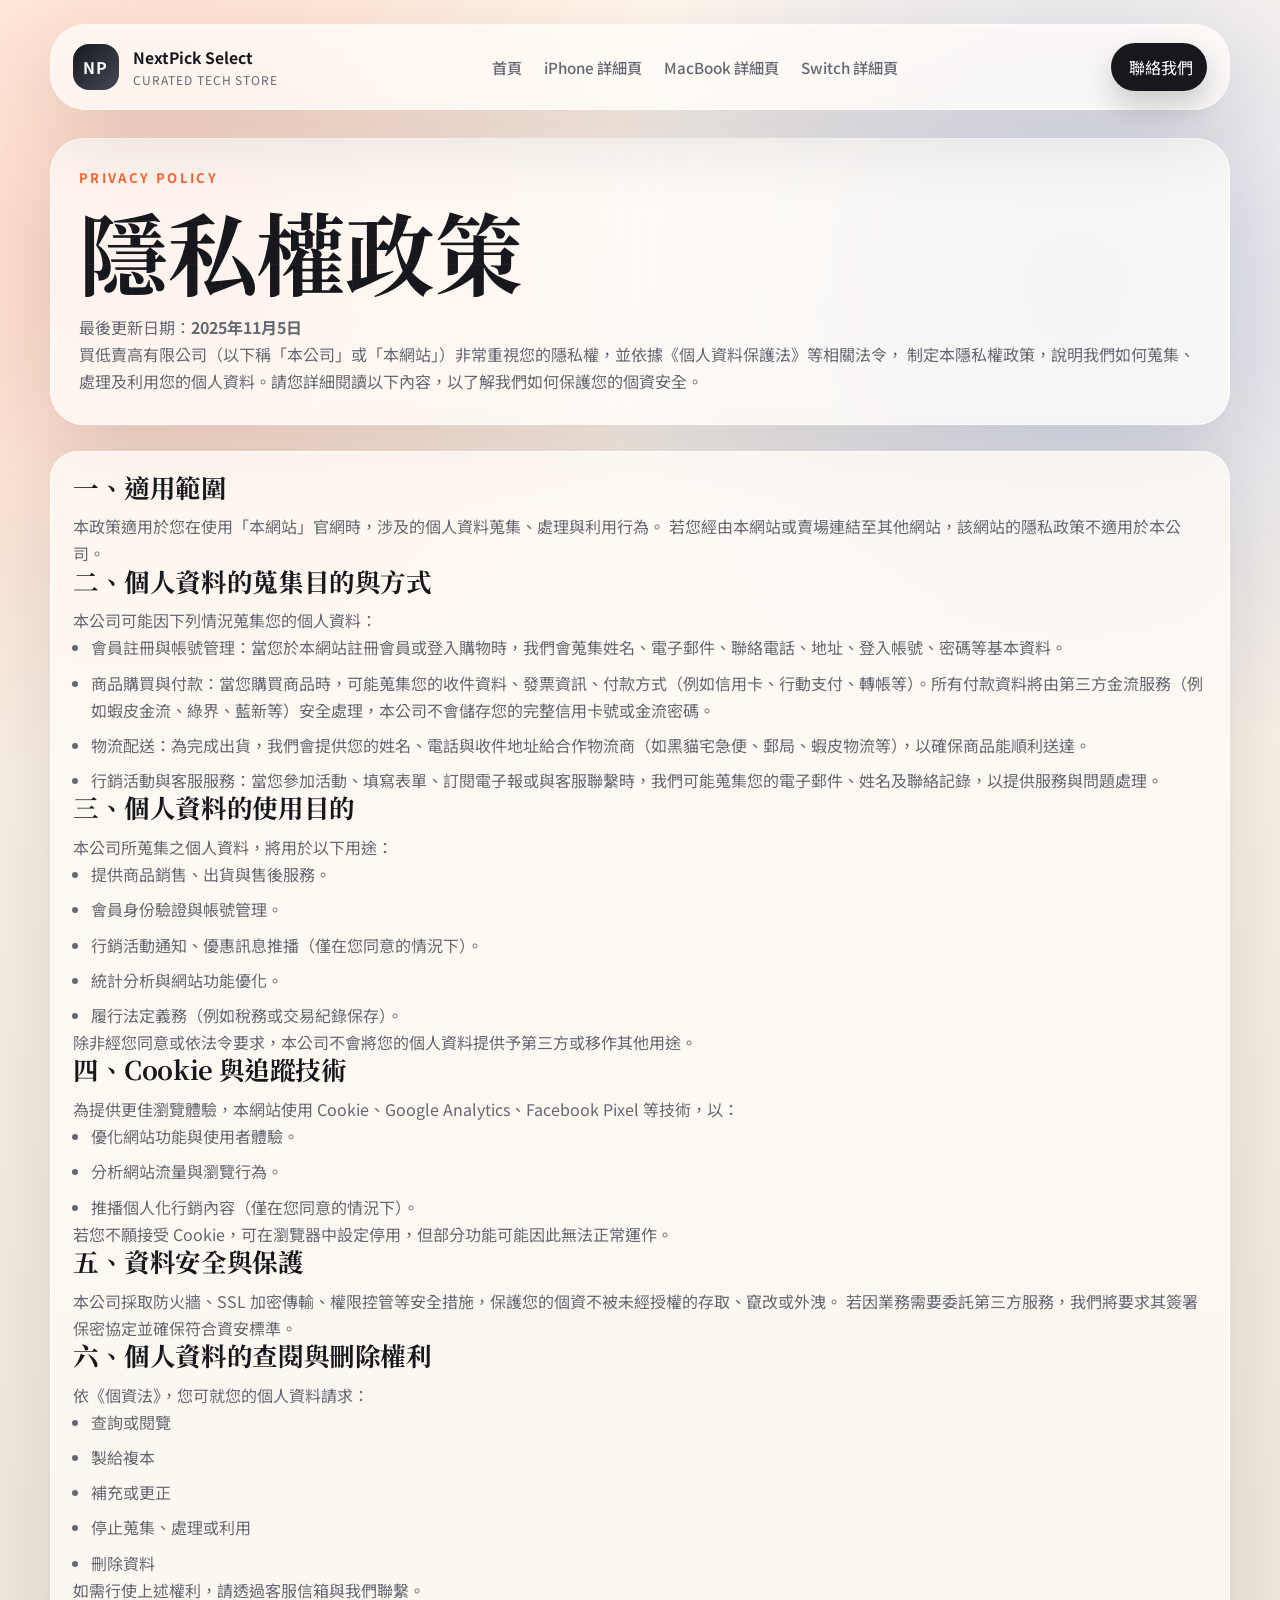
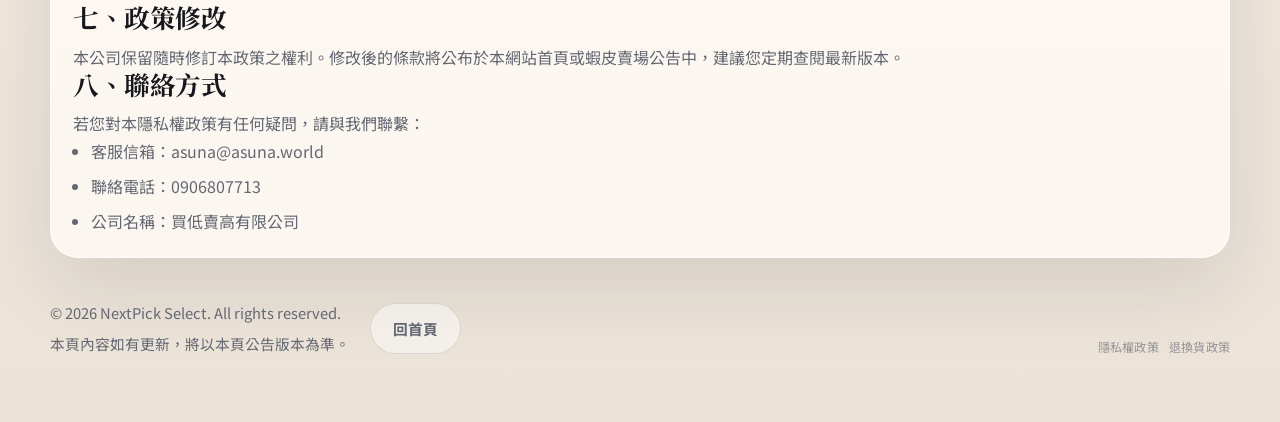
<file: privacy-policy.html>
<!DOCTYPE html>
<html lang="zh-Hant">
<head>
  <meta charset="UTF-8">
  <meta name="viewport" content="width=device-width, initial-scale=1.0">
  <title>隱私權政策 | NextPick Select</title>
  <meta
    name="description"
    content="買低賣高有限公司隱私權政策，說明個人資料蒐集、處理與利用方式。"
  >
  <link rel="stylesheet" href="styles.css">
</head>
<body>
  <div class="backdrop" aria-hidden="true"></div>
  <div class="page-shell">
    <header class="site-header">
      <a class="brand" href="index.html" aria-label="回到 NextPick Select 首頁">
        <span class="brand-mark">NP</span>
        <span class="brand-text">
          <strong>NextPick Select</strong>
          <small>Curated Tech Store</small>
        </span>
      </a>

      <nav class="site-nav" aria-label="頁面導覽">
        <a href="index.html">首頁</a>
        <a href="iphone-details.html">iPhone 詳細頁</a>
        <a href="macbook-air-details.html">MacBook 詳細頁</a>
        <a href="switch-details.html">Switch 詳細頁</a>
      </nav>

      <a class="header-cta" href="index.html#contact">聯絡我們</a>
    </header>

    <main class="details-main">
      <section class="details-hero">
        <p class="eyebrow">PRIVACY POLICY</p>
        <h1>隱私權政策</h1>
        <p class="details-meta">最後更新日期：<strong>2025年11月5日</strong></p>
        <p class="details-note">
          買低賣高有限公司（以下稱「本公司」或「本網站」）非常重視您的隱私權，並依據《個人資料保護法》等相關法令，
          制定本隱私權政策，說明我們如何蒐集、處理及利用您的個人資料。請您詳細閱讀以下內容，以了解我們如何保護您的個資安全。
        </p>
      </section>

      <section class="details-card">
        <h3>一、適用範圍</h3>
        <p class="details-note">
          本政策適用於您在使用「本網站」官網時，涉及的個人資料蒐集、處理與利用行為。
          若您經由本網站或賣場連結至其他網站，該網站的隱私政策不適用於本公司。
        </p>

        <h3>二、個人資料的蒐集目的與方式</h3>
        <p class="details-note">本公司可能因下列情況蒐集您的個人資料：</p>
        <ul class="details-list">
          <li>會員註冊與帳號管理：當您於本網站註冊會員或登入購物時，我們會蒐集姓名、電子郵件、聯絡電話、地址、登入帳號、密碼等基本資料。</li>
          <li>商品購買與付款：當您購買商品時，可能蒐集您的收件資料、發票資訊、付款方式（例如信用卡、行動支付、轉帳等）。所有付款資料將由第三方金流服務（例如蝦皮金流、綠界、藍新等）安全處理，本公司不會儲存您的完整信用卡號或金流密碼。</li>
          <li>物流配送：為完成出貨，我們會提供您的姓名、電話與收件地址給合作物流商（如黑貓宅急便、郵局、蝦皮物流等），以確保商品能順利送達。</li>
          <li>行銷活動與客服服務：當您參加活動、填寫表單、訂閱電子報或與客服聯繫時，我們可能蒐集您的電子郵件、姓名及聯絡記錄，以提供服務與問題處理。</li>
        </ul>

        <h3>三、個人資料的使用目的</h3>
        <p class="details-note">本公司所蒐集之個人資料，將用於以下用途：</p>
        <ul class="details-list">
          <li>提供商品銷售、出貨與售後服務。</li>
          <li>會員身份驗證與帳號管理。</li>
          <li>行銷活動通知、優惠訊息推播（僅在您同意的情況下）。</li>
          <li>統計分析與網站功能優化。</li>
          <li>履行法定義務（例如稅務或交易紀錄保存）。</li>
        </ul>
        <p class="details-note">
          除非經您同意或依法令要求，本公司不會將您的個人資料提供予第三方或移作其他用途。
        </p>

        <h3>四、Cookie 與追蹤技術</h3>
        <p class="details-note">
          為提供更佳瀏覽體驗，本網站使用 Cookie、Google Analytics、Facebook Pixel 等技術，以：
        </p>
        <ul class="details-list">
          <li>優化網站功能與使用者體驗。</li>
          <li>分析網站流量與瀏覽行為。</li>
          <li>推播個人化行銷內容（僅在您同意的情況下）。</li>
        </ul>
        <p class="details-note">
          若您不願接受 Cookie，可在瀏覽器中設定停用，但部分功能可能因此無法正常運作。
        </p>

        <h3>五、資料安全與保護</h3>
        <p class="details-note">
          本公司採取防火牆、SSL 加密傳輸、權限控管等安全措施，保護您的個資不被未經授權的存取、竄改或外洩。
          若因業務需要委託第三方服務，我們將要求其簽署保密協定並確保符合資安標準。
        </p>

        <h3>六、個人資料的查閱與刪除權利</h3>
        <p class="details-note">依《個資法》，您可就您的個人資料請求：</p>
        <ul class="details-list">
          <li>查詢或閱覽</li>
          <li>製給複本</li>
          <li>補充或更正</li>
          <li>停止蒐集、處理或利用</li>
          <li>刪除資料</li>
        </ul>
        <p class="details-note">如需行使上述權利，請透過客服信箱與我們聯繫。</p>

        <h3>七、政策修改</h3>
        <p class="details-note">
          本公司保留隨時修訂本政策之權利。修改後的條款將公布於本網站首頁或蝦皮賣場公告中，建議您定期查閱最新版本。
        </p>

        <h3>八、聯絡方式</h3>
        <p class="details-note">若您對本隱私權政策有任何疑問，請與我們聯繫：</p>
        <ul class="details-list">
          <li>客服信箱：<a href="mailto:asuna@asuna.world">asuna@asuna.world</a></li>
          <li>聯絡電話：<a href="tel:0906807713">0906807713</a></li>
          <li>公司名稱：買低賣高有限公司</li>
        </ul>
      </section>
    </main>

    <footer class="site-footer">
      <div class="footer-copy">
        <p>© <span id="year">2026</span> NextPick Select. All rights reserved.</p>
        <p>本頁內容如有更新，將以本頁公告版本為準。</p>
      </div>
      <a class="button button-secondary button-home" href="index.html">回首頁</a>
      <div class="policy-corner-links">
        <a class="policy-corner-link" href="privacy-policy.html" aria-current="page">隱私權政策</a>
        <a class="policy-corner-link" href="return-policy.html">退換貨政策</a>
      </div>
    </footer>
  </div>

  <script>
    document.getElementById("year").textContent = String(new Date().getFullYear());
  </script>
</body>
</html>
</file>
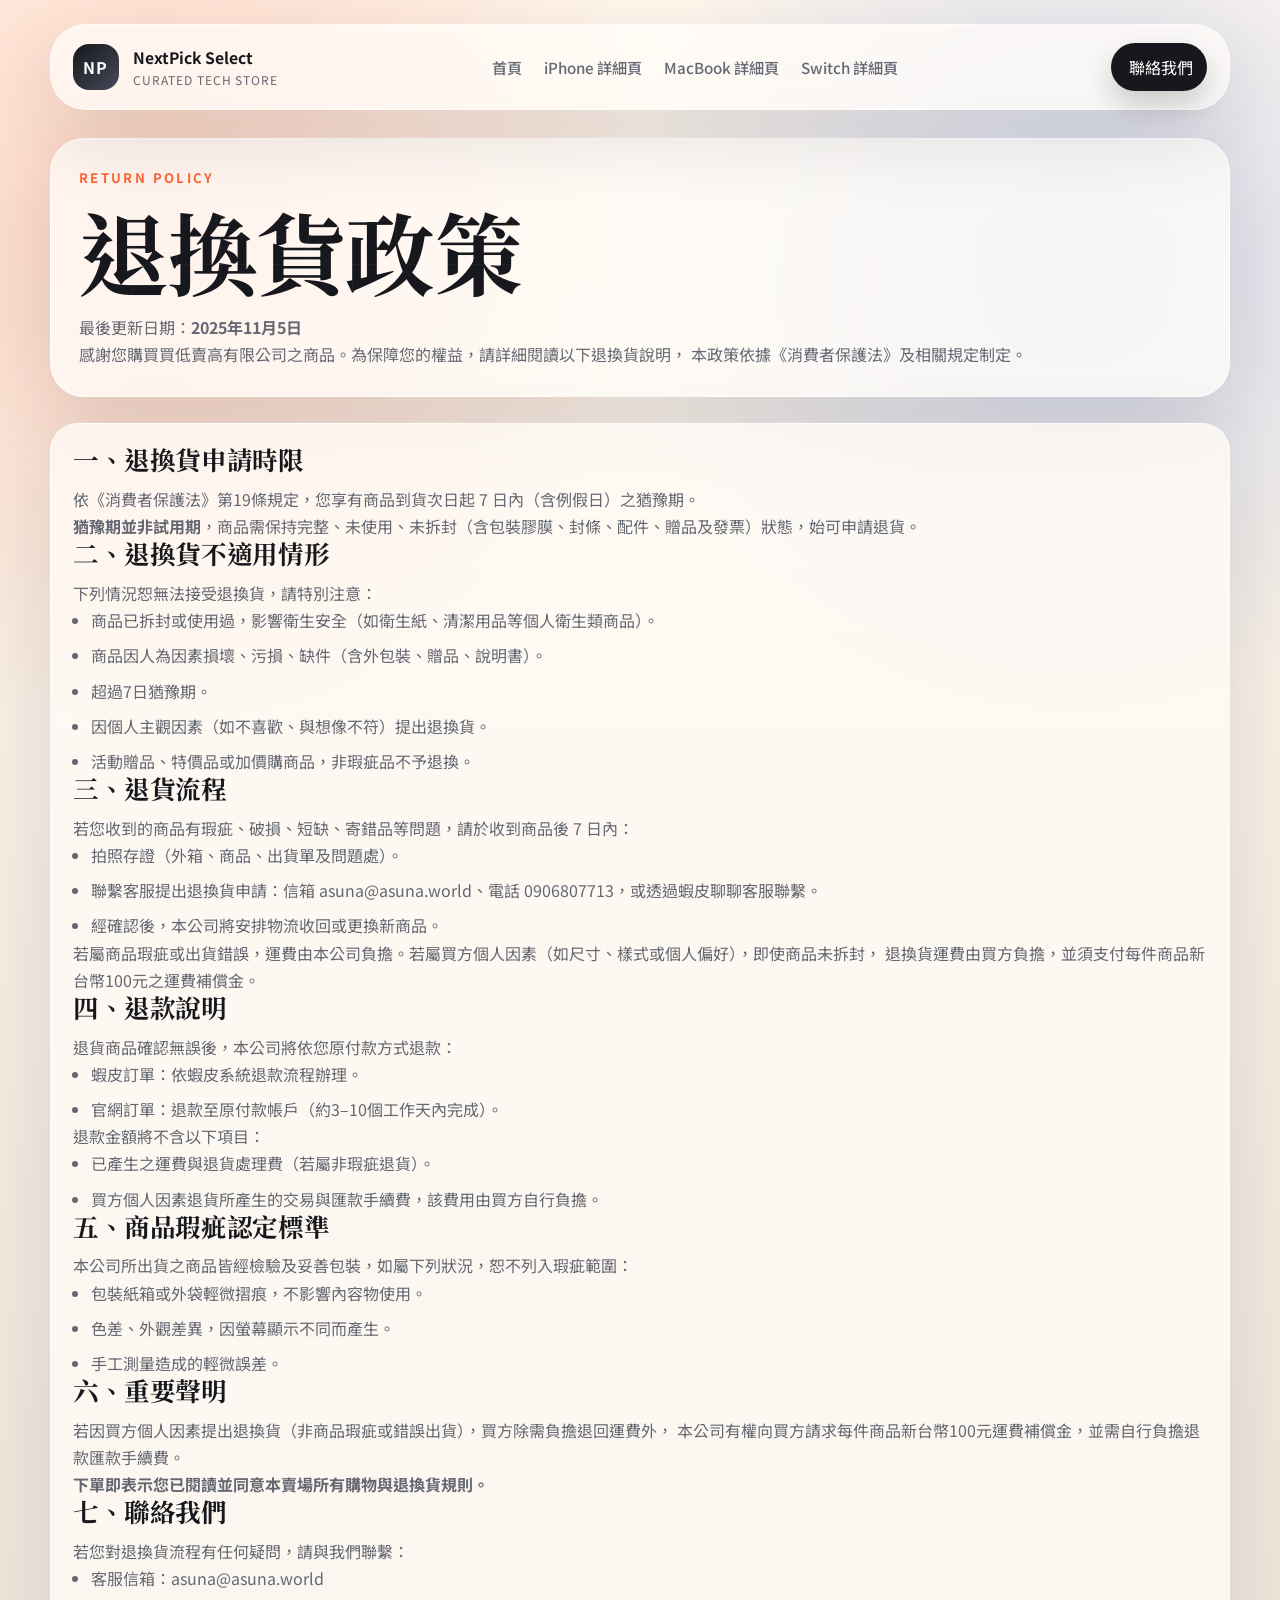
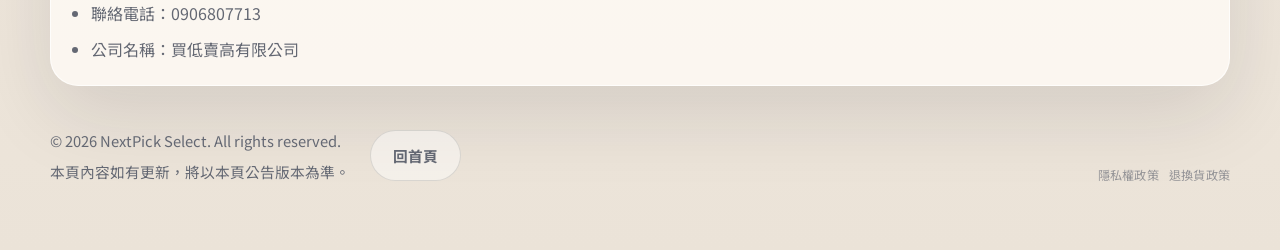
<file: return-policy.html>
<!DOCTYPE html>
<html lang="zh-Hant">
<head>
  <meta charset="UTF-8">
  <meta name="viewport" content="width=device-width, initial-scale=1.0">
  <title>退換貨政策 | NextPick Select</title>
  <meta
    name="description"
    content="買低賣高有限公司退換貨政策，說明退換貨時限、流程、退款與不適用情形。"
  >
  <link rel="stylesheet" href="styles.css">
</head>
<body>
  <div class="backdrop" aria-hidden="true"></div>
  <div class="page-shell">
    <header class="site-header">
      <a class="brand" href="index.html" aria-label="回到 NextPick Select 首頁">
        <span class="brand-mark">NP</span>
        <span class="brand-text">
          <strong>NextPick Select</strong>
          <small>Curated Tech Store</small>
        </span>
      </a>

      <nav class="site-nav" aria-label="頁面導覽">
        <a href="index.html">首頁</a>
        <a href="iphone-details.html">iPhone 詳細頁</a>
        <a href="macbook-air-details.html">MacBook 詳細頁</a>
        <a href="switch-details.html">Switch 詳細頁</a>
      </nav>

      <a class="header-cta" href="index.html#contact">聯絡我們</a>
    </header>

    <main class="details-main">
      <section class="details-hero">
        <p class="eyebrow">RETURN POLICY</p>
        <h1>退換貨政策</h1>
        <p class="details-meta">最後更新日期：<strong>2025年11月5日</strong></p>
        <p class="details-note">
          感謝您購買買低賣高有限公司之商品。為保障您的權益，請詳細閱讀以下退換貨說明，
          本政策依據《消費者保護法》及相關規定制定。
        </p>
      </section>

      <section class="details-card">
        <h3>一、退換貨申請時限</h3>
        <p class="details-note">
          依《消費者保護法》第19條規定，您享有商品到貨次日起 7 日內（含例假日）之猶豫期。
        </p>
        <p class="details-note">
          <strong>猶豫期並非試用期</strong>，商品需保持完整、未使用、未拆封（含包裝膠膜、封條、配件、贈品及發票）狀態，始可申請退貨。
        </p>

        <h3>二、退換貨不適用情形</h3>
        <p class="details-note">下列情況恕無法接受退換貨，請特別注意：</p>
        <ul class="details-list">
          <li>商品已拆封或使用過，影響衛生安全（如衛生紙、清潔用品等個人衛生類商品）。</li>
          <li>商品因人為因素損壞、污損、缺件（含外包裝、贈品、說明書）。</li>
          <li>超過7日猶豫期。</li>
          <li>因個人主觀因素（如不喜歡、與想像不符）提出退換貨。</li>
          <li>活動贈品、特價品或加價購商品，非瑕疵品不予退換。</li>
        </ul>

        <h3>三、退貨流程</h3>
        <p class="details-note">
          若您收到的商品有瑕疵、破損、短缺、寄錯品等問題，請於收到商品後 7 日內：
        </p>
        <ul class="details-list">
          <li>拍照存證（外箱、商品、出貨單及問題處）。</li>
          <li>聯繫客服提出退換貨申請：信箱 <a href="mailto:asuna@asuna.world">asuna@asuna.world</a>、電話 <a href="tel:0906807713">0906807713</a>，或透過蝦皮聊聊客服聯繫。</li>
          <li>經確認後，本公司將安排物流收回或更換新商品。</li>
        </ul>
        <p class="details-note">
          若屬商品瑕疵或出貨錯誤，運費由本公司負擔。若屬買方個人因素（如尺寸、樣式或個人偏好），即使商品未拆封，
          退換貨運費由買方負擔，並須支付每件商品新台幣100元之運費補償金。
        </p>

        <h3>四、退款說明</h3>
        <p class="details-note">退貨商品確認無誤後，本公司將依您原付款方式退款：</p>
        <ul class="details-list">
          <li>蝦皮訂單：依蝦皮系統退款流程辦理。</li>
          <li>官網訂單：退款至原付款帳戶（約3–10個工作天內完成）。</li>
        </ul>
        <p class="details-note">退款金額將不含以下項目：</p>
        <ul class="details-list">
          <li>已產生之運費與退貨處理費（若屬非瑕疵退貨）。</li>
          <li>買方個人因素退貨所產生的交易與匯款手續費，該費用由買方自行負擔。</li>
        </ul>

        <h3>五、商品瑕疵認定標準</h3>
        <p class="details-note">本公司所出貨之商品皆經檢驗及妥善包裝，如屬下列狀況，恕不列入瑕疵範圍：</p>
        <ul class="details-list">
          <li>包裝紙箱或外袋輕微摺痕，不影響內容物使用。</li>
          <li>色差、外觀差異，因螢幕顯示不同而產生。</li>
          <li>手工測量造成的輕微誤差。</li>
        </ul>

        <h3>六、重要聲明</h3>
        <p class="details-note">
          若因買方個人因素提出退換貨（非商品瑕疵或錯誤出貨），買方除需負擔退回運費外，
          本公司有權向買方請求每件商品新台幣100元運費補償金，並需自行負擔退款匯款手續費。
        </p>
        <p class="details-note"><strong>下單即表示您已閱讀並同意本賣場所有購物與退換貨規則。</strong></p>

        <h3>七、聯絡我們</h3>
        <p class="details-note">若您對退換貨流程有任何疑問，請與我們聯繫：</p>
        <ul class="details-list">
          <li>客服信箱：<a href="mailto:asuna@asuna.world">asuna@asuna.world</a></li>
          <li>聯絡電話：<a href="tel:0906807713">0906807713</a></li>
          <li>公司名稱：買低賣高有限公司</li>
        </ul>
      </section>
    </main>

    <footer class="site-footer">
      <div class="footer-copy">
        <p>© <span id="year">2026</span> NextPick Select. All rights reserved.</p>
        <p>本頁內容如有更新，將以本頁公告版本為準。</p>
      </div>
      <a class="button button-secondary button-home" href="index.html">回首頁</a>
      <div class="policy-corner-links">
        <a class="policy-corner-link" href="privacy-policy.html">隱私權政策</a>
        <a class="policy-corner-link" href="return-policy.html" aria-current="page">退換貨政策</a>
      </div>
    </footer>
  </div>

  <script>
    document.getElementById("year").textContent = String(new Date().getFullYear());
  </script>
</body>
</html>
</file>
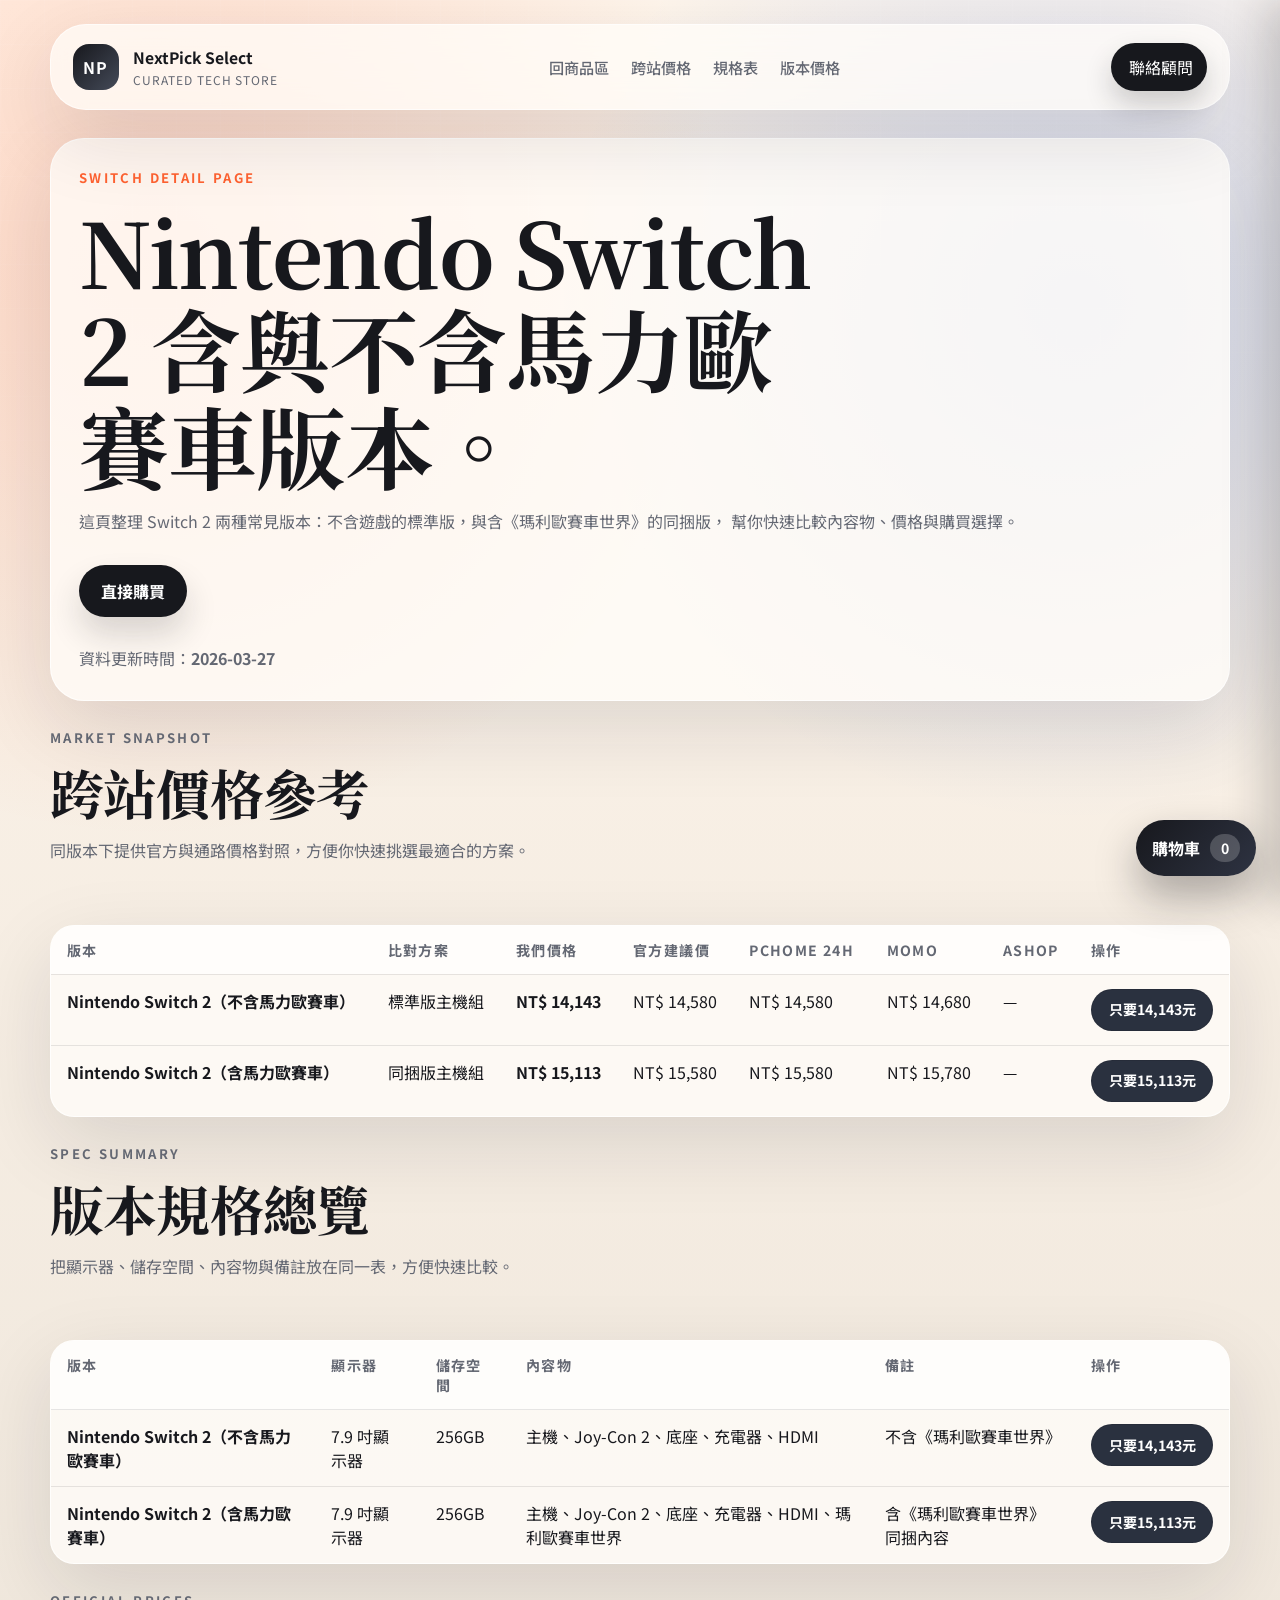
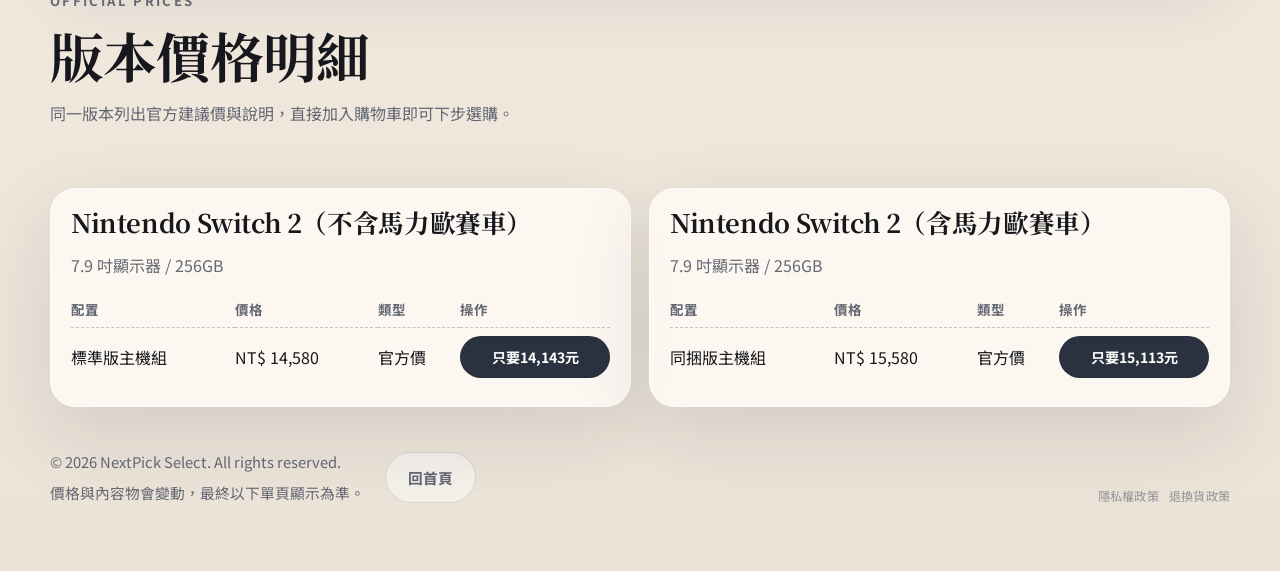
<file: switch-details.html>
<!DOCTYPE html>
<html lang="zh-Hant">
<head>
  <meta charset="UTF-8">
  <meta name="viewport" content="width=device-width, initial-scale=1.0">
  <title>Nintendo Switch 2 規格與價格總覽 | NextPick Select</title>
  <meta
    name="description"
    content="整理 Nintendo Switch 2 含與不含馬力歐賽車版本的規格、內容物與價格參考。"
  >
  <link rel="stylesheet" href="styles.css">
</head>
<body>
  <div class="backdrop" aria-hidden="true"></div>
  <div class="page-shell">
    <header class="site-header">
      <a class="brand" href="index.html" aria-label="回到 NextPick Select 首頁">
        <span class="brand-mark">NP</span>
        <span class="brand-text">
          <strong>NextPick Select</strong>
          <small>Curated Tech Store</small>
        </span>
      </a>

      <nav class="site-nav" aria-label="詳細頁導覽">
        <a href="index.html#catalog">回商品區</a>
        <a href="#market">跨站價格</a>
        <a href="#specs">規格表</a>
        <a href="#prices">版本價格</a>
      </nav>

      <a class="header-cta" href="index.html#contact">聯絡顧問</a>
    </header>

    <main class="details-main">
      <section class="details-hero reveal">
        <p class="eyebrow">SWITCH DETAIL PAGE</p>
        <h1>Nintendo Switch 2 含與不含馬力歐賽車版本。</h1>
        <p class="details-note">
          這頁整理 Switch 2 兩種常見版本：不含遊戲的標準版，與含《瑪利歐賽車世界》的同捆版，
          幫你快速比較內容物、價格與購買選擇。
        </p>
        <div class="hero-actions">
          <a class="button button-primary" href="direct-purchase.html">直接購買</a>
        </div>
        <p class="details-meta">資料更新時間：<strong id="asof-date">2026-03-27</strong></p>
      </section>

      <section class="details-section reveal" id="market">
        <div class="section-heading">
          <p class="eyebrow">MARKET SNAPSHOT</p>
          <h2>跨站價格參考</h2>
          <p>同版本下提供官方與通路價格對照，方便你快速挑選最適合的方案。</p>
        </div>
        <div class="details-table-wrap">
          <table class="details-table">
            <thead>
              <tr>
                <th>版本</th>
                <th>比對方案</th>
                <th>我們價格</th>
                <th>官方建議價</th>
                <th>PChome 24h</th>
                <th>momo</th>
                <th>AShop</th>
                <th>操作</th>
              </tr>
            </thead>
            <tbody id="market-table-body"></tbody>
          </table>
        </div>
      </section>

      <section class="details-section reveal" id="specs">
        <div class="section-heading">
          <p class="eyebrow">SPEC SUMMARY</p>
          <h2>版本規格總覽</h2>
          <p>把顯示器、儲存空間、內容物與備註放在同一表，方便快速比較。</p>
        </div>
        <div class="details-table-wrap">
          <table class="details-table">
            <thead>
              <tr>
                <th>版本</th>
                <th>顯示器</th>
                <th>儲存空間</th>
                <th>內容物</th>
                <th>備註</th>
                <th>操作</th>
              </tr>
            </thead>
            <tbody id="spec-table-body"></tbody>
          </table>
        </div>
      </section>

      <section class="details-section reveal" id="prices">
        <div class="section-heading">
          <p class="eyebrow">OFFICIAL PRICES</p>
          <h2>版本價格明細</h2>
          <p>同一版本列出官方建議價與說明，直接加入購物車即可下步選購。</p>
        </div>
        <div class="model-grid" id="model-card-grid"></div>
      </section>
    </main>

    <footer class="site-footer">
      <div class="footer-copy">
        <p>© <span id="year">2026</span> NextPick Select. All rights reserved.</p>
        <p>價格與內容物會變動，最終以下單頁顯示為準。</p>
      </div>
      <a class="button button-secondary button-home" href="index.html">回首頁</a>
      <div class="policy-corner-links">
        <a class="policy-corner-link" href="privacy-policy.html">隱私權政策</a>
        <a class="policy-corner-link" href="return-policy.html">退換貨政策</a>
      </div>
    </footer>
  </div>

  <script src="cart-system.js" defer></script>
  <script src="switch-details.js" defer></script>
</body>
</html>
</file>
<file: styles.css>
@import url("https://fonts.googleapis.com/css2?family=Noto+Sans+TC:wght@400;500;700;800&family=Noto+Serif+TC:wght@600;700&display=swap");

:root {
  --bg-top: #fff6ec;
  --bg-bottom: #ebe3d8;
  --surface: rgba(255, 252, 247, 0.78);
  --surface-strong: #fffdf9;
  --ink: #17181d;
  --muted: #646873;
  --line: rgba(23, 24, 29, 0.12);
  --shadow: 0 26px 80px rgba(25, 28, 40, 0.12);
  --accent: #ff6231;
  --accent-cool: #1d68ff;
  --accent-warm: #e60012;
  --radius-xl: 36px;
  --radius-sm: 999px;
  --content-width: min(1180px, calc(100vw - 40px));
}

*,
*::before,
*::after {
  box-sizing: border-box;
}

html {
  scroll-behavior: smooth;
}

body {
  margin: 0;
  min-height: 100vh;
  font-family: "Noto Sans TC", "PingFang TC", "Microsoft JhengHei", sans-serif;
  color: var(--ink);
  background:
    radial-gradient(circle at 12% 12%, rgba(255, 98, 49, 0.22), transparent 26%),
    radial-gradient(circle at 84% 14%, rgba(29, 104, 255, 0.18), transparent 24%),
    linear-gradient(180deg, var(--bg-top) 0%, var(--bg-bottom) 100%);
}

a {
  color: inherit;
  text-decoration: none;
}

button {
  font: inherit;
}

.backdrop {
  position: fixed;
  inset: 0;
  pointer-events: none;
  background:
    linear-gradient(rgba(255, 255, 255, 0.22) 1px, transparent 1px),
    linear-gradient(90deg, rgba(255, 255, 255, 0.22) 1px, transparent 1px);
  background-size: 44px 44px;
  mask-image: linear-gradient(180deg, rgba(0, 0, 0, 0.65), transparent 88%);
  opacity: 0.45;
}

.page-shell {
  width: var(--content-width);
  margin: 0 auto;
  padding: 24px 0 48px;
}

.site-header {
  position: sticky;
  top: 18px;
  z-index: 10;
  display: flex;
  align-items: center;
  justify-content: space-between;
  gap: 20px;
  padding: 18px 22px;
  margin-bottom: 28px;
  border: 1px solid rgba(255, 255, 255, 0.65);
  border-radius: var(--radius-xl);
  background: rgba(255, 253, 249, 0.74);
  backdrop-filter: blur(16px);
  box-shadow: var(--shadow);
}

.brand {
  display: inline-flex;
  align-items: center;
  gap: 14px;
}

.brand-mark {
  display: inline-grid;
  place-items: center;
  width: 46px;
  height: 46px;
  border-radius: 16px;
  background: linear-gradient(135deg, var(--ink), #444a58);
  color: #fff;
  font-weight: 700;
  letter-spacing: 0.08em;
}

.brand-text {
  display: flex;
  flex-direction: column;
  gap: 2px;
}

.brand-text strong {
  font-size: 0.98rem;
}

.brand-text small {
  color: var(--muted);
  font-size: 0.75rem;
  letter-spacing: 0.08em;
  text-transform: uppercase;
}

.site-nav {
  display: inline-flex;
  align-items: center;
  gap: 22px;
  color: var(--muted);
  font-size: 0.95rem;
  font-weight: 500;
}

.site-nav a {
  transition: color 160ms ease;
}

.site-nav a:hover,
.site-nav a:focus-visible {
  color: var(--ink);
}

.header-cta,
.button {
  display: inline-flex;
  align-items: center;
  justify-content: center;
  gap: 10px;
  border: 0;
  border-radius: var(--radius-sm);
  transition:
    transform 160ms ease,
    box-shadow 160ms ease,
    background 160ms ease,
    color 160ms ease;
  cursor: pointer;
}

.header-cta {
  padding: 12px 14px 12px 18px;
  background: var(--ink);
  color: #fff;
  box-shadow: 0 14px 28px rgba(23, 24, 29, 0.2);
}

.header-cta:hover,
.header-cta:focus-visible,
.button:hover,
.button:focus-visible {
  transform: translateY(-2px);
}

.cart-pill {
  padding: 6px 10px;
  border-radius: var(--radius-sm);
  background: rgba(255, 255, 255, 0.12);
  font-size: 0.88rem;
}

.hero,
.contact {
  display: grid;
  grid-template-columns: 1.02fr 0.98fr;
  gap: 30px;
  align-items: center;
}

.hero {
  padding: 28px 0 12px;
  min-height: calc(100vh - 170px);
}

.eyebrow {
  margin: 0 0 14px;
  color: var(--accent);
  font-size: 0.82rem;
  font-weight: 700;
  letter-spacing: 0.18em;
  text-transform: uppercase;
}

h1,
h2,
h3 {
  margin: 0;
  font-family: "Noto Serif TC", "Songti TC", serif;
  line-height: 1.08;
  letter-spacing: -0.015em;
}

h1 {
  font-size: clamp(3.4rem, 7vw, 6.4rem);
  max-width: 12ch;
}

h2 {
  font-size: clamp(2.2rem, 4.2vw, 4rem);
  margin-bottom: 16px;
}

h3 {
  font-size: clamp(1.4rem, 2vw, 2rem);
}

p,
li {
  line-height: 1.7;
}

.hero-lede,
.section-heading p,
.catalog-note,
.product-description,
.selection-description,
.benefit-card p,
.plan-card p,
.contact-note,
.contact-copy p {
  color: var(--muted);
}

.hero-copy {
  max-width: 580px;
}

.hero-actions {
  display: flex;
  flex-wrap: wrap;
  gap: 14px;
  margin: 30px 0 28px;
}

.button {
  padding: 14px 22px;
  font-weight: 700;
}

.button-primary {
  background: var(--ink);
  color: #fff;
  box-shadow: 0 18px 32px rgba(23, 24, 29, 0.16);
}

.button-secondary {
  border: 1px solid var(--line);
  background: rgba(255, 255, 255, 0.45);
}

.button-small {
  padding: 12px 18px;
  background: rgba(23, 24, 29, 0.06);
  color: var(--ink);
}

.button-link {
  text-decoration: none;
}

.button-outline {
  border: 1px solid rgba(23, 24, 29, 0.16);
  background: rgba(255, 255, 255, 0.68);
}

.button-cart {
  background: #2a313f;
  color: #fff;
  box-shadow: 0 12px 24px rgba(23, 24, 29, 0.18);
}

.cart-price-button {
  position: relative;
  overflow: hidden;
  min-height: 42px;
  border: 1px solid rgba(17, 20, 28, 0.24);
}

.cart-price-button .cart-button-default,
.cart-price-button .cart-button-hover,
.cart-price-button .cart-button-success {
  display: inline-flex;
  align-items: center;
  justify-content: center;
  width: 100%;
  transition:
    opacity 170ms ease,
    transform 170ms ease;
}

.cart-price-button .cart-button-default {
  opacity: 1;
  transform: translateY(0);
}

.cart-price-button .cart-button-hover,
.cart-price-button .cart-button-success {
  position: absolute;
  inset: 0;
  opacity: 0;
  transform: translateY(8px);
}

.cart-price-button:hover,
.cart-price-button:focus-visible {
  background: #17181d;
  color: #fff;
}

.cart-price-button:hover .cart-button-default,
.cart-price-button:focus-visible .cart-button-default {
  opacity: 0;
  transform: translateY(-8px);
}

.cart-price-button:hover .cart-button-hover,
.cart-price-button:focus-visible .cart-button-hover {
  opacity: 1;
  transform: translateY(0);
}

.cart-price-button.is-added {
  background: var(--ink);
  color: #fff;
}

.cart-price-button.is-added .cart-button-default,
.cart-price-button.is-added .cart-button-hover {
  opacity: 0;
}

.cart-price-button.is-added .cart-button-success {
  opacity: 1;
  transform: translateY(0);
}

.hero-points {
  display: flex;
  flex-wrap: wrap;
  gap: 10px;
  padding: 0;
  margin: 0;
  list-style: none;
}

.hero-points li,
.selection-tags span {
  padding: 10px 14px;
  border: 1px solid rgba(255, 255, 255, 0.7);
  border-radius: var(--radius-sm);
  background: rgba(255, 255, 255, 0.44);
  backdrop-filter: blur(8px);
}

.hero-stage {
  position: relative;
  display: grid;
  grid-template-columns: 1fr 1fr;
  gap: 18px;
  min-height: 620px;
}

.stage-panel,
.product-card,
.selection-panel,
.benefit-card,
.plan-card,
.contact-card {
  position: relative;
  overflow: hidden;
  border: 1px solid rgba(255, 255, 255, 0.7);
  border-radius: 30px;
  background: var(--surface);
  box-shadow: var(--shadow);
  backdrop-filter: blur(12px);
}

.stage-panel {
  padding: 26px;
}

.panel-phone {
  margin-top: 68px;
}

.panel-laptop {
  grid-column: 2;
  grid-row: 1 / span 2;
  display: flex;
  flex-direction: column;
  justify-content: space-between;
}

.panel-console {
  margin-top: -94px;
}

.panel-copy {
  position: relative;
  z-index: 1;
}

.panel-copy p {
  margin: 0;
  color: var(--muted);
}

.panel-copy strong {
  font-size: 1.25rem;
}

.device-phone,
.device-laptop,
.device-switch {
  position: relative;
  margin: 0 auto;
}

.device-phone {
  width: 126px;
  height: 244px;
  padding: 14px;
  border-radius: 32px;
  background: linear-gradient(145deg, #11151d, #3d4759);
  box-shadow:
    inset 0 1px 0 rgba(255, 255, 255, 0.26),
    0 26px 36px rgba(18, 24, 35, 0.28);
}

.device-phone::before {
  content: "";
  position: absolute;
  top: 9px;
  left: 50%;
  width: 42%;
  height: 14px;
  transform: translateX(-50%);
  border-radius: 999px;
  background: rgba(0, 0, 0, 0.42);
}

.device-screen {
  width: 100%;
  height: 100%;
  border-radius: 22px;
  background:
    radial-gradient(circle at 30% 25%, rgba(255, 255, 255, 0.48), transparent 18%),
    linear-gradient(160deg, #ffab70, #ff6231 42%, #2c46ff 100%);
}

.device-laptop {
  width: min(100%, 380px);
}

.device-laptop .device-screen {
  height: 220px;
  border-radius: 20px 20px 12px 12px;
  border: 8px solid #1c2230;
  background:
    radial-gradient(circle at 70% 18%, rgba(255, 255, 255, 0.28), transparent 18%),
    linear-gradient(135deg, #0b162d 0%, #1d68ff 45%, #92b8ff 100%);
  box-shadow: 0 22px 36px rgba(10, 16, 28, 0.22);
}

.device-base {
  width: 112%;
  height: 18px;
  margin: -2px auto 0;
  transform: translateX(-5.5%);
  border-radius: 0 0 22px 22px;
  background: linear-gradient(180deg, #d8dde7, #adb6c7);
  box-shadow: 0 20px 28px rgba(10, 16, 28, 0.16);
}

.device-switch {
  display: flex;
  align-items: center;
  justify-content: center;
  gap: 10px;
}

.switch-screen {
  width: 210px;
  height: 116px;
  border-radius: 18px;
  border: 8px solid #1d1f29;
  background:
    radial-gradient(circle at 28% 32%, rgba(44, 175, 255, 0.2), transparent 18%),
    radial-gradient(circle at 72% 36%, rgba(255, 108, 54, 0.18), transparent 20%),
    linear-gradient(135deg, #202632 0%, #090b10 100%);
  box-shadow: 0 20px 28px rgba(17, 21, 29, 0.28);
}

.joycon {
  position: relative;
  width: 44px;
  height: 132px;
  border-radius: 28px;
  background: linear-gradient(180deg, #3c4148, #1b1f27);
  box-shadow: 0 18px 26px rgba(17, 21, 29, 0.2);
}

.joycon::before,
.joycon::after {
  content: "";
  position: absolute;
  border-radius: 999px;
}

.joycon::before {
  top: 18px;
  left: 50%;
  width: 18px;
  height: 18px;
  transform: translateX(-50%);
  background: #20242c;
  border: 3px solid rgba(255, 255, 255, 0.12);
}

.joycon::after {
  bottom: 28px;
  left: 50%;
  width: 28px;
  height: 28px;
  transform: translateX(-50%);
  border: 3px solid rgba(255, 255, 255, 0.2);
}

.joycon-left::after {
  box-shadow: inset 0 0 0 3px rgba(67, 191, 255, 0.85);
}

.joycon-right::after {
  box-shadow: inset 0 0 0 3px rgba(255, 116, 67, 0.9);
}

.joycon-left::before,
.joycon-right::before {
  box-shadow: 0 0 0 3px rgba(0, 0, 0, 0.06);
}

.joycon-left {
  border-left: 4px solid rgba(59, 184, 255, 0.88);
}

.joycon-right {
  border-right: 4px solid rgba(255, 120, 72, 0.95);
}

.large.device-phone {
  transform: scale(1.05);
}

.large.device-laptop {
  transform: scale(1.02);
}

.large.device-switch {
  transform: scale(0.96);
}

.section {
  padding: 86px 0 18px;
}

.section-heading {
  max-width: 720px;
  margin-bottom: 28px;
}

.catalog-toolbar,
.catalog-layout,
.benefit-grid,
.plan-grid {
  gap: 22px;
}

.catalog-toolbar {
  display: flex;
  align-items: center;
  justify-content: space-between;
  flex-wrap: wrap;
  margin-bottom: 24px;
}

.filter-group {
  display: inline-flex;
  flex-wrap: wrap;
  gap: 10px;
  padding: 8px;
  border: 1px solid rgba(255, 255, 255, 0.64);
  border-radius: var(--radius-sm);
  background: rgba(255, 255, 255, 0.46);
}

.filter-button {
  padding: 10px 16px;
  border: 0;
  border-radius: var(--radius-sm);
  background: transparent;
  color: var(--muted);
  cursor: pointer;
}

.filter-button.is-active {
  background: var(--ink);
  color: #fff;
}

.catalog-layout {
  display: grid;
  grid-template-columns: minmax(0, 1.5fr) minmax(280px, 0.86fr);
  align-items: start;
}

.product-grid,
.benefit-grid,
.plan-grid {
  display: grid;
}

.product-grid {
  grid-template-columns: repeat(3, minmax(0, 1fr));
}

.product-card {
  display: flex;
  flex-direction: column;
  min-height: 100%;
  outline: none;
  transition:
    transform 180ms ease,
    border-color 180ms ease,
    box-shadow 180ms ease,
    opacity 180ms ease;
  cursor: pointer;
}

.product-card:hover,
.product-card:focus-visible,
.product-card.is-selected {
  transform: translateY(-4px);
  border-color: rgba(23, 24, 29, 0.16);
  box-shadow: 0 28px 60px rgba(20, 25, 37, 0.14);
}

.product-card.is-hidden {
  display: none;
}

.product-visual {
  position: relative;
  min-height: 220px;
  padding: 28px 24px 16px;
  display: grid;
  place-items: center;
}

.product-image {
  position: relative;
  z-index: 1;
  width: 100%;
  height: auto;
  object-fit: contain;
  filter: drop-shadow(0 24px 32px rgba(17, 21, 29, 0.2));
}

.product-image-stage {
  max-width: 360px;
  margin: 8px auto 18px;
}

.product-image-console {
  max-width: 290px;
  max-height: 260px;
}

.product-visual::before {
  content: "";
  position: absolute;
  inset: 18px;
  border-radius: 28px;
  opacity: 0.95;
}

.product-visual-phone::before {
  background: linear-gradient(160deg, rgba(255, 117, 75, 0.36), rgba(56, 87, 255, 0.18));
}

.product-visual-laptop::before {
  background: linear-gradient(160deg, rgba(29, 104, 255, 0.3), rgba(180, 216, 255, 0.16));
}

.product-visual-console::before {
  background:
    linear-gradient(160deg, rgba(230, 0, 18, 0.3), rgba(255, 255, 255, 0.08)),
    radial-gradient(circle at 24% 30%, rgba(0, 184, 255, 0.12), transparent 20%);
}

.product-badge {
  position: absolute;
  top: 20px;
  left: 20px;
  z-index: 1;
  padding: 8px 12px;
  border-radius: var(--radius-sm);
  background: rgba(255, 255, 255, 0.72);
  font-size: 0.82rem;
  font-weight: 700;
}

.product-badge.cool {
  color: var(--accent-cool);
}

.product-badge.warm {
  color: var(--accent-warm);
}

.product-body {
  display: flex;
  flex: 1;
  flex-direction: column;
  gap: 14px;
  padding: 0 24px 24px;
}

.product-kicker,
.price-label,
.selection-label,
.plan-label,
.contact-label {
  margin: 0;
  color: var(--muted);
  font-size: 0.85rem;
  font-weight: 700;
  letter-spacing: 0.12em;
  text-transform: uppercase;
}

.product-specs,
.selection-features {
  padding-left: 18px;
  margin: 0;
  color: var(--muted);
}

.product-footer {
  display: flex;
  align-items: end;
  justify-content: space-between;
  gap: 14px;
  margin-top: auto;
  padding-top: 8px;
}

.product-actions {
  display: flex;
  flex-direction: column;
  gap: 8px;
}

.product-price,
.selection-price,
.plan-card strong {
  font-size: 1.35rem;
}

.selection-panel {
  position: sticky;
  top: 122px;
  padding: 30px;
  background:
    linear-gradient(165deg, rgba(255, 255, 255, 0.86), rgba(255, 245, 236, 0.78)),
    var(--surface);
}

.selection-price {
  margin: 14px 0 12px;
}

.selection-description {
  margin: 0 0 16px;
}

.selection-tags {
  display: flex;
  flex-wrap: wrap;
  gap: 10px;
  margin: 22px 0 28px;
}

.selection-cta {
  width: 100%;
}

.benefit-grid,
.plan-grid {
  grid-template-columns: repeat(3, minmax(0, 1fr));
}

.benefit-card,
.plan-card,
.contact-card {
  padding: 28px;
}

.benefit-index {
  display: inline-flex;
  margin-bottom: 18px;
  padding: 6px 10px;
  border-radius: var(--radius-sm);
  background: rgba(23, 24, 29, 0.06);
  color: var(--muted);
  font-size: 0.82rem;
  font-weight: 700;
}

.plan-card.emphasis {
  background: linear-gradient(180deg, rgba(255, 115, 74, 0.16), rgba(255, 255, 255, 0.72));
}

.contact {
  padding-top: 96px;
}

.contact-card {
  display: flex;
  flex-direction: column;
  gap: 14px;
}

.contact-copy h2 {
  max-width: 14ch;
}

.contact-card a {
  font-size: clamp(1.3rem, 2vw, 1.8rem);
  font-weight: 700;
}

.site-footer {
  display: flex;
  align-items: center;
  justify-content: space-between;
  gap: 20px;
  padding: 42px 0 18px;
  color: var(--muted);
  font-size: 0.92rem;
}

.footer-copy {
  display: grid;
  gap: 6px;
}

.footer-copy p {
  margin: 0;
}

.button-home {
  white-space: nowrap;
}

.policy-corner-links {
  margin-left: auto;
  align-self: flex-end;
  display: inline-flex;
  align-items: center;
  gap: 10px;
}

.policy-corner-link {
  font-size: 0.76rem;
  color: rgba(100, 104, 115, 0.78);
  letter-spacing: 0.02em;
  opacity: 0.82;
  transition:
    color 160ms ease,
    opacity 160ms ease;
}

.policy-corner-link:hover,
.policy-corner-link:focus-visible {
  color: rgba(23, 24, 29, 0.78);
  opacity: 1;
}

.toast {
  position: fixed;
  right: 24px;
  bottom: 92px;
  padding: 14px 18px;
  border-radius: 18px;
  background: rgba(23, 24, 29, 0.94);
  color: #fff;
  box-shadow: 0 20px 36px rgba(18, 24, 35, 0.3);
  opacity: 0;
  transform: translateY(14px);
  pointer-events: none;
  transition:
    opacity 180ms ease,
    transform 180ms ease;
}

.toast.is-visible {
  opacity: 1;
  transform: translateY(0);
}

.reveal {
  opacity: 0;
  transform: translateY(30px);
  transition:
    opacity 520ms ease,
    transform 520ms ease;
}

.reveal.is-visible {
  opacity: 1;
  transform: translateY(0);
}

.details-main {
  display: grid;
  gap: 26px;
}

.details-hero {
  border: 1px solid rgba(255, 255, 255, 0.72);
  border-radius: 34px;
  padding: 28px;
  background: rgba(255, 253, 249, 0.78);
  box-shadow: var(--shadow);
}

.details-hero h1 {
  max-width: 14ch;
  margin-bottom: 14px;
}

.details-meta {
  margin: 10px 0 0;
  color: var(--muted);
}

.details-note {
  margin: 0;
  color: var(--muted);
}

.details-grid {
  display: grid;
  grid-template-columns: repeat(2, minmax(0, 1fr));
  gap: 18px;
}

.details-card {
  border: 1px solid rgba(255, 255, 255, 0.72);
  border-radius: 28px;
  padding: 22px;
  background: var(--surface);
  box-shadow: var(--shadow);
}

.details-card h3 {
  margin-bottom: 12px;
}

.details-list {
  margin: 0;
  padding-left: 18px;
  color: var(--muted);
}

.details-list li + li {
  margin-top: 8px;
}

.details-chip-group {
  display: flex;
  flex-wrap: wrap;
  gap: 10px;
}

.details-chip {
  border: 1px solid rgba(255, 255, 255, 0.68);
  border-radius: var(--radius-sm);
  padding: 8px 12px;
  background: rgba(255, 255, 255, 0.54);
}

.details-table-wrap {
  overflow-x: auto;
  border: 1px solid rgba(255, 255, 255, 0.72);
  border-radius: 24px;
  background: rgba(255, 253, 249, 0.78);
  box-shadow: var(--shadow);
}

.details-table {
  width: 100%;
  border-collapse: collapse;
  min-width: 940px;
}

.details-table th,
.details-table td {
  text-align: left;
  padding: 14px 16px;
  border-bottom: 1px solid rgba(23, 24, 29, 0.1);
  vertical-align: top;
}

.details-table th {
  font-size: 0.88rem;
  letter-spacing: 0.1em;
  text-transform: uppercase;
  color: var(--muted);
  background: rgba(255, 255, 255, 0.65);
}

.details-table tr:last-child td {
  border-bottom: 0;
}

.details-section {
  display: grid;
  gap: 16px;
}

.model-grid {
  display: grid;
  grid-template-columns: repeat(2, minmax(0, 1fr));
  gap: 18px;
}

.model-card {
  border: 1px solid rgba(255, 255, 255, 0.72);
  border-radius: 26px;
  padding: 20px;
  background: rgba(255, 252, 247, 0.8);
  box-shadow: var(--shadow);
  display: grid;
  gap: 12px;
}

.model-card h3 {
  margin-bottom: 4px;
}

.model-card p {
  margin: 0;
}

.mini-table {
  width: 100%;
  border-collapse: collapse;
}

.mini-table th,
.mini-table td {
  text-align: left;
  padding: 8px 0;
  border-bottom: 1px dashed rgba(23, 24, 29, 0.12);
}

.mini-table tr:last-child td {
  border-bottom: 0;
}

.mini-table th {
  color: var(--muted);
  font-size: 0.84rem;
  text-transform: uppercase;
  letter-spacing: 0.08em;
}

.source-list {
  display: flex;
  flex-wrap: wrap;
  gap: 10px;
}

.source-list a {
  padding: 8px 12px;
  border-radius: var(--radius-sm);
  border: 1px solid rgba(255, 255, 255, 0.72);
  background: rgba(255, 255, 255, 0.48);
  font-size: 0.9rem;
}

.spec-action-cell {
  width: 154px;
  white-space: nowrap;
}

.mini-action-cell {
  width: 150px;
  white-space: nowrap;
}

.cart-add-button {
  width: 100%;
  justify-content: center;
  padding: 10px 14px;
  border: 1px solid rgba(23, 24, 29, 0.18);
  background: #2a313f;
  color: #fff;
  font-size: 0.88rem;
  line-height: 1.2;
}

.cart-add-button.is-added {
  border-color: #17181d;
  background: var(--ink);
  color: #fff;
}

.cart-unavailable {
  display: inline-flex;
  align-items: center;
  min-height: 40px;
  color: var(--muted);
  font-size: 0.9rem;
}

body.cart-open {
  overflow: hidden;
}

.cart-fab {
  position: fixed;
  right: 24px;
  bottom: 24px;
  z-index: 72;
  display: inline-flex;
  align-items: center;
  gap: 10px;
  padding: 14px 16px;
  border: 0;
  border-radius: var(--radius-sm);
  background: linear-gradient(130deg, #17181d 0%, #2e3342 100%);
  color: #fff;
  font-weight: 700;
  box-shadow: 0 20px 40px rgba(23, 24, 29, 0.34);
}

.cart-fab-count {
  min-width: 30px;
  padding: 4px 8px;
  border-radius: var(--radius-sm);
  background: rgba(255, 255, 255, 0.2);
  text-align: center;
  font-size: 0.88rem;
}

.cart-overlay {
  position: fixed;
  inset: 0;
  z-index: 70;
  background: rgba(23, 24, 29, 0.4);
  opacity: 0;
  pointer-events: none;
  transition: opacity 220ms ease;
}

.cart-overlay.is-open {
  opacity: 1;
  pointer-events: auto;
}

.cart-drawer {
  position: fixed;
  top: 0;
  right: 0;
  z-index: 71;
  width: min(420px, 100vw);
  height: 100vh;
  display: grid;
  grid-template-rows: auto 1fr auto;
  border-left: 1px solid rgba(23, 24, 29, 0.12);
  background: rgba(255, 252, 247, 0.98);
  transform: translateX(100%);
  transition: transform 260ms ease;
  box-shadow: -16px 0 40px rgba(23, 24, 29, 0.2);
}

.cart-drawer.is-open {
  transform: translateX(0);
}

.cart-drawer-header {
  display: flex;
  align-items: flex-start;
  justify-content: space-between;
  gap: 12px;
  padding: 18px 20px;
  border-bottom: 1px solid rgba(23, 24, 29, 0.1);
}

.cart-title {
  margin: 0;
  font-size: 1.26rem;
  font-weight: 700;
  letter-spacing: -0.02em;
}

.cart-subtitle {
  margin: 4px 0 0;
  color: var(--muted);
  font-size: 0.92rem;
}

.cart-close {
  width: 38px;
  height: 38px;
  border: 1px solid rgba(23, 24, 29, 0.14);
  border-radius: 50%;
  background: rgba(255, 255, 255, 0.8);
  font-size: 1.4rem;
  line-height: 1;
  cursor: pointer;
}

.cart-drawer-body {
  padding: 18px 20px;
  overflow-y: auto;
}

.cart-empty-hint {
  margin: 0;
  color: var(--muted);
}

.cart-item-list {
  margin: 0;
  padding: 0;
  list-style: none;
  display: grid;
  gap: 12px;
}

.cart-item {
  padding: 14px;
  border: 1px solid rgba(23, 24, 29, 0.12);
  border-radius: 18px;
  background: rgba(255, 255, 255, 0.84);
  display: grid;
  gap: 8px;
}

.cart-item-head {
  display: flex;
  justify-content: space-between;
  gap: 10px;
}

.cart-item-name {
  margin: 0;
  font-weight: 700;
  line-height: 1.4;
}

.cart-item-spec {
  margin: 0;
  color: var(--muted);
  font-size: 0.88rem;
  line-height: 1.45;
}

.cart-remove {
  border: 0;
  background: transparent;
  color: #a63629;
  font-size: 0.86rem;
  cursor: pointer;
}

.cart-item-foot {
  display: flex;
  align-items: center;
  justify-content: space-between;
  gap: 10px;
}

.cart-item-price {
  font-size: 0.98rem;
}

.cart-qty {
  display: inline-flex;
  align-items: center;
  gap: 6px;
}

.cart-qty button {
  width: 28px;
  height: 28px;
  border: 1px solid rgba(23, 24, 29, 0.2);
  border-radius: 50%;
  background: rgba(255, 255, 255, 0.92);
  cursor: pointer;
}

.cart-qty span {
  min-width: 20px;
  text-align: center;
}

.cart-footer {
  display: grid;
  gap: 12px;
  padding: 18px 20px 20px;
  border-top: 1px solid rgba(23, 24, 29, 0.1);
  background: rgba(255, 255, 255, 0.74);
}

.cart-subtotal-row {
  display: flex;
  align-items: center;
  justify-content: space-between;
  font-size: 1rem;
}

.cart-footer-actions {
  display: grid;
  grid-template-columns: 1fr 1fr;
  gap: 10px;
}

.cart-clear-button:disabled {
  opacity: 0.5;
  cursor: not-allowed;
}

.cart-checkout-button {
  width: 100%;
}

@media (max-width: 1120px) {
  .hero,
  .contact,
  .catalog-layout,
  .product-grid,
  .benefit-grid,
  .plan-grid,
  .details-grid,
  .model-grid {
    grid-template-columns: 1fr;
  }

  .hero {
    min-height: auto;
    padding-top: 12px;
  }

  .hero-stage {
    min-height: 0;
  }

  .panel-phone,
  .panel-console {
    margin-top: 0;
  }

  .panel-laptop {
    grid-column: auto;
    grid-row: auto;
  }

  .selection-panel {
    position: static;
  }

  .site-footer {
    flex-direction: column;
    align-items: flex-start;
  }

  .policy-corner-links {
    margin-left: 0;
    align-self: flex-start;
  }
}

@media (max-width: 860px) {
  .page-shell {
    width: min(100vw - 24px, 100%);
    padding-top: 14px;
  }

  .site-header {
    flex-wrap: wrap;
    justify-content: center;
    text-align: center;
  }

  .site-nav {
    order: 3;
    width: 100%;
    justify-content: center;
    flex-wrap: wrap;
  }

  .hero-stage {
    grid-template-columns: 1fr;
  }

  .panel-console {
    margin-top: 0;
  }
}

@media (max-width: 640px) {
  :root {
    --content-width: calc(100vw - 24px);
  }

  .site-header {
    top: 10px;
    padding: 16px;
    border-radius: 24px;
  }

  h1 {
    max-width: 10ch;
  }

  .hero-actions,
  .hero-points,
  .selection-tags {
    gap: 8px;
  }

  .spec-action-cell {
    min-width: 136px;
  }

  .button,
  .header-cta {
    width: 100%;
  }

  .site-footer .button-home {
    width: auto;
  }

  .product-body,
  .benefit-card,
  .plan-card,
  .contact-card,
  .selection-panel {
    padding-left: 18px;
    padding-right: 18px;
  }

  .product-footer {
    align-items: stretch;
    flex-direction: column;
  }

  .product-footer .button-small {
    width: 100%;
  }

  .switch-screen {
    width: 160px;
    height: 88px;
  }

  .joycon {
    width: 36px;
    height: 104px;
  }

  .toast {
    left: 12px;
    right: 12px;
    bottom: 84px;
    text-align: center;
  }

  .cart-fab {
    right: 12px;
    bottom: 12px;
    padding: 12px 14px;
  }

  .cart-drawer {
    width: 100vw;
  }

  .cart-footer-actions {
    grid-template-columns: 1fr;
  }
}
</file>
